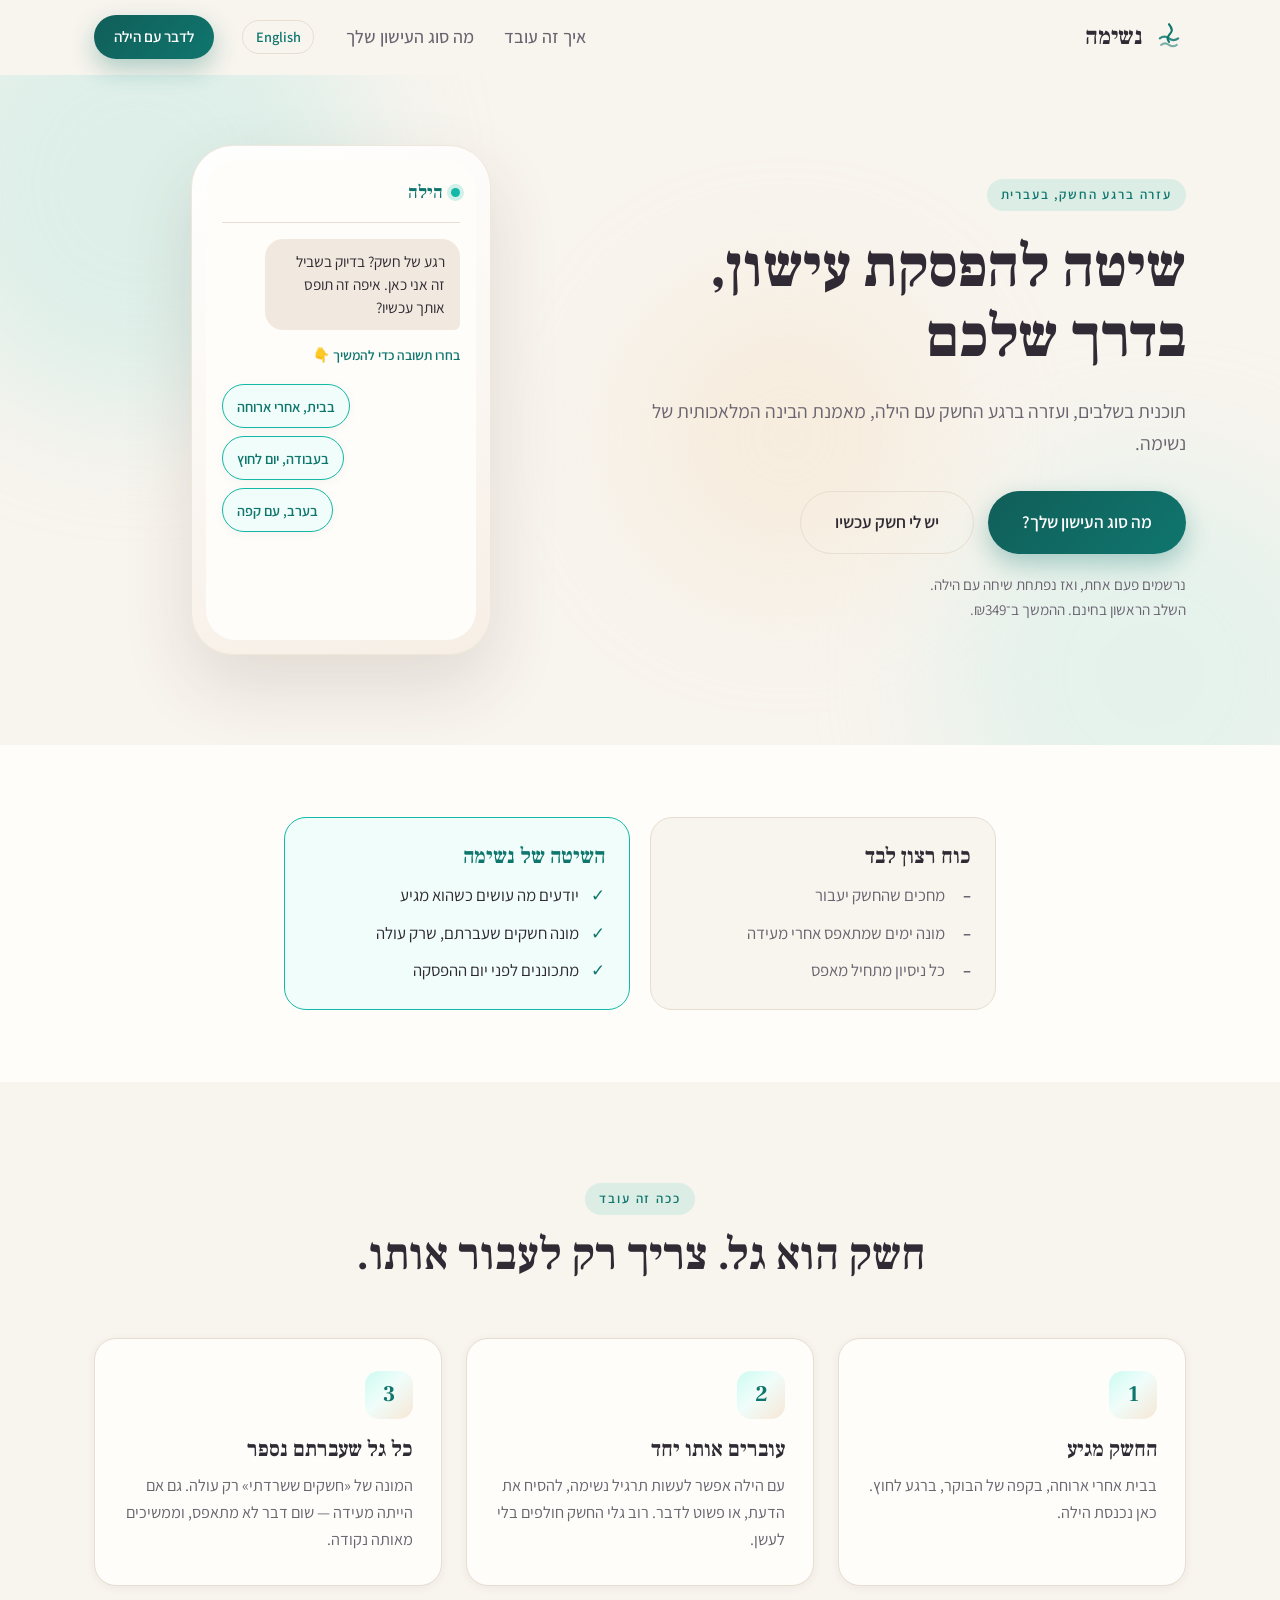
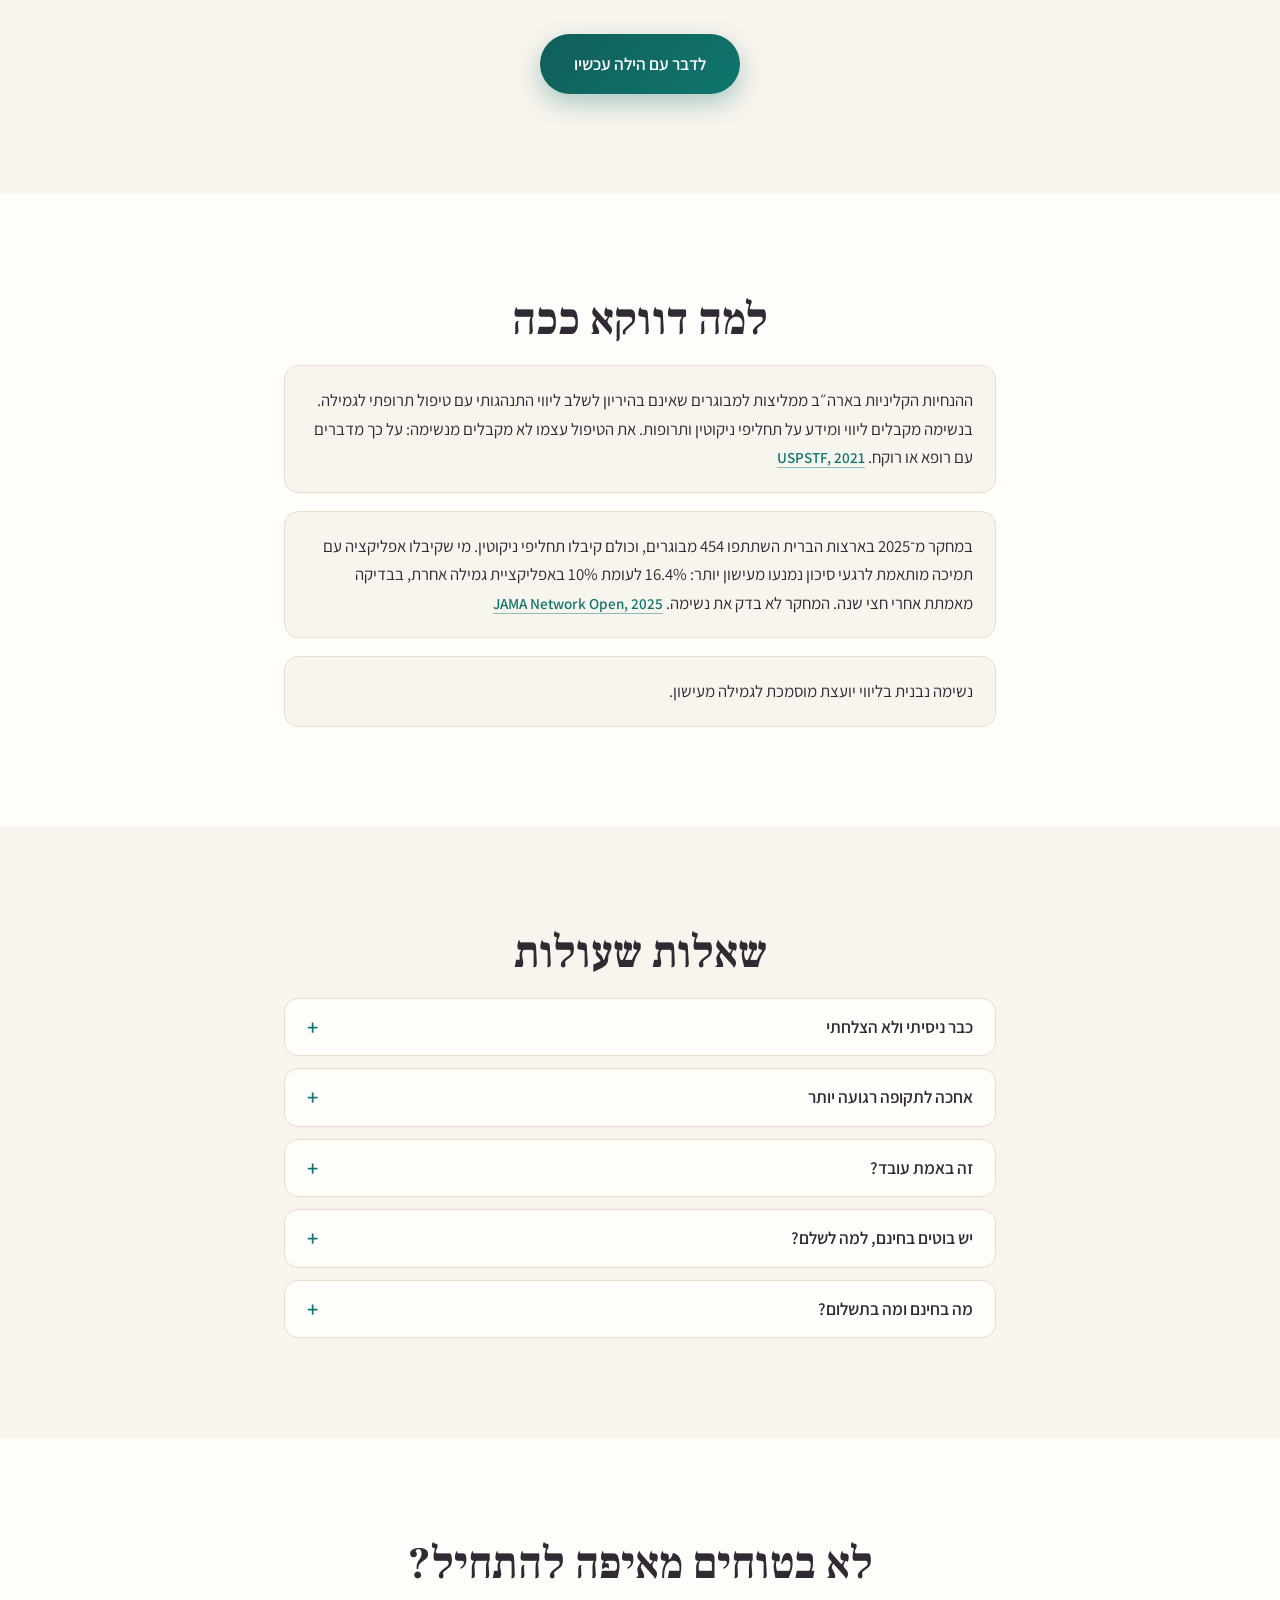
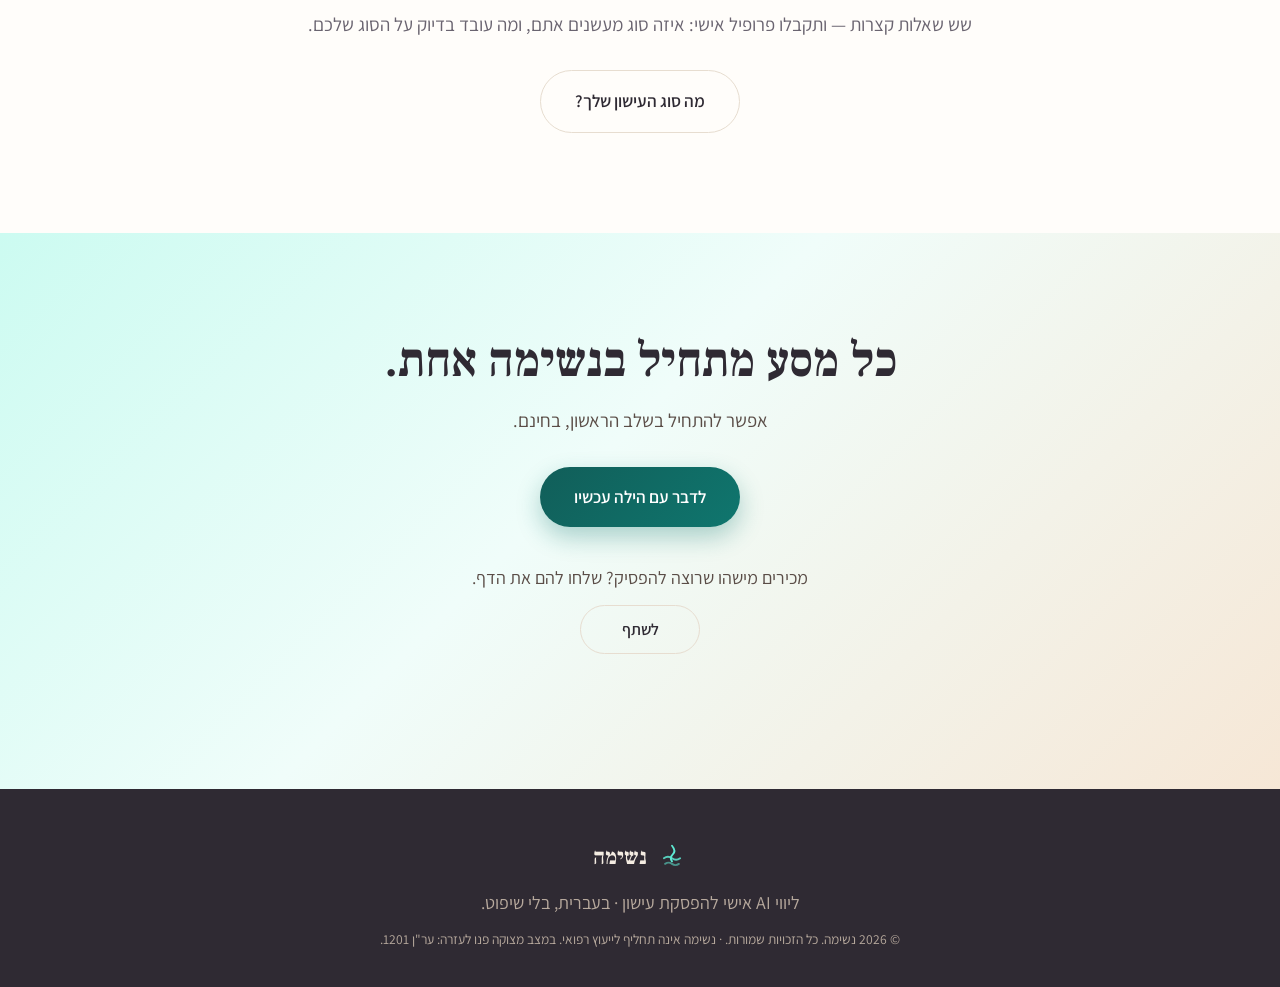
<file: index.html>
<!DOCTYPE html>
<html lang="he" dir="rtl">
<head>
  <meta charset="UTF-8" />
  <meta name="viewport" content="width=device-width, initial-scale=1.0" />
  <meta name="theme-color" content="#f6f1ea" />
  <title>נשימה — ליווי אישי למי שמפסיקים לעשן</title>
  <meta name="description" content="שיטה להפסקת עישון, בדרך שלכם. תוכנית בשלבים, ועזרה ברגע החשק עם הילה, מאמנת הבינה המלאכותית של נשימה." />

  <!-- Open Graph -->
  <meta property="og:type" content="website" />
  <meta property="og:title" content="נשימה — ליווי אישי למי שמפסיקים לעשן" />
  <meta property="og:description" content="תוכנית בשלבים, ועזרה ברגע החשק עם הילה, מאמנת הבינה המלאכותית של נשימה." />
  <meta property="og:locale" content="he_IL" />

  <link rel="icon" href="assets/favicon.svg" type="image/svg+xml" />
  <link rel="alternate" hreflang="en" href="https://www.neshimacare.co.il/en.html" />

  <!-- Fonts -->
  <link rel="preconnect" href="https://fonts.googleapis.com" />
  <link rel="preconnect" href="https://fonts.gstatic.com" crossorigin />
  <link href="https://fonts.googleapis.com/css2?family=Frank+Ruhl+Libre:wght@500;700;900&family=Assistant:wght@300;400;500;600;700&display=swap" rel="stylesheet" media="print" onload="this.media='all'" />
  <noscript><link href="https://fonts.googleapis.com/css2?family=Frank+Ruhl+Libre:wght@500;700;900&family=Assistant:wght@300;400;500;600;700&display=swap" rel="stylesheet" /></noscript>

  <link rel="stylesheet" href="styles.css" />
</head>
<body>

  <!-- ===== Header ===== -->
  <header class="site-header" id="siteHeader">
    <div class="container header-inner">
      <a href="#top" class="brand" aria-label="נשימה — דף הבית">
        <svg class="brand-mark" viewBox="0 0 48 48" aria-hidden="true">
          <use href="#logo-mark"></use>
        </svg>
        <span class="brand-name">נשימה</span>
      </a>

      <nav class="nav" aria-label="ניווט ראשי">
        <a href="#moment">איך זה עובד</a>
        <a href="/quiz.html">מה סוג העישון שלך</a>
        <!-- ABOUT: enable after Nadin's OK (OLY-54)
        <a href="#about">מי אנחנו</a>
        -->
      </nav>

      <a href="/en.html" class="lang-toggle" lang="en" hreflang="en">English</a>

      <a href="https://app.neshimacare.co.il" class="btn btn-primary btn-sm nav-cta js-chat">לדבר עם הילה</a>

      <button class="nav-toggle" id="navToggle" aria-label="פתיחת תפריט" aria-expanded="false">
        <span></span><span></span><span></span>
      </button>
    </div>
    <nav class="mobile-nav" id="mobileNav" aria-label="ניווט נייד">
      <a href="#moment">איך זה עובד</a>
      <a href="/quiz.html">מה סוג העישון שלך</a>
      <!-- ABOUT: enable after Nadin's OK (OLY-54)
      <a href="#about">מי אנחנו</a>
      -->
      <a href="/en.html" lang="en" hreflang="en">English</a>
      <a href="https://app.neshimacare.co.il" class="btn btn-primary js-chat">לדבר עם הילה</a>
    </nav>
  </header>

  <main id="top">

    <!-- ===== Hero ===== -->
    <section class="hero">
      <div class="container hero-inner">
        <div class="hero-copy reveal">
          <span class="eyebrow">עזרה ברגע החשק, בעברית</span>
          <h1>שיטה להפסקת עישון, בדרך שלכם</h1>
          <p class="hero-sub">
            תוכנית בשלבים, ועזרה ברגע החשק עם הילה, מאמנת הבינה המלאכותית של נשימה.
          </p>
          <div class="hero-cta">
            <a href="/quiz.html" class="btn btn-primary btn-lg">מה סוג העישון שלך?</a>
            <a href="https://app.neshimacare.co.il/?sos=1" class="btn btn-ghost btn-lg js-chat">יש לי חשק עכשיו</a>
          </div>
          <p class="hero-note">נרשמים פעם אחת, ואז נפתחת שיחה עם הילה.</p>
          <p class="hero-note">השלב הראשון בחינם. ההמשך ב־₪349.</p>
        </div>

        <div class="hero-art reveal">
          <div class="phone demo" id="sosDemo" role="group" aria-label="הדגמת שיחת SOS">
            <div class="phone-screen demo-screen">
              <div class="chat-head">
                <span class="chat-dot"></span> הילה
              </div>
              <div class="bubbles" id="demoBubbles" aria-live="polite">
                <!-- Static fallback when JS is off; script.js replaces it with the tap-through demo. -->
                <div class="bubble bot">רגע של חשק? בדיוק בשביל זה אני כאן. איפה זה תופס אותך עכשיו?</div>
                <div class="demo-chips"><span class="chip" aria-pressed="true">בבית, אחרי ארוחה</span></div>
                <div class="bubble bot">נושמים יחד: שאיפה איטית ל־4 שניות, עצירה קצרה, ונשיפה ארוכה ל־6. עוד פעמיים כאלה. רוב גלי החשק חולפים בלי לעשן — הם עולים, מגיעים לשיא, ויורדים.</div>
              </div>
              <div class="demo-end" id="demoEnd" hidden>
                <p>זו הייתה טעימה.</p>
                <div class="demo-end-cta">
                  <a href="https://app.neshimacare.co.il" class="btn btn-primary btn-sm js-chat">לדבר עם הילה</a>
                  <a href="/quiz.html" class="btn btn-ghost btn-sm">מה סוג העישון שלך?</a>
                </div>
              </div>
            </div>
          </div>
        </div>
      </div>
      <div class="hero-bg" aria-hidden="true">
        <span class="blob blob-1"></span>
        <span class="blob blob-2"></span>
        <span class="blob blob-3"></span>
      </div>
    </section>

    <!-- ===== Old way vs new way ===== -->
    <section class="section compare">
      <div class="container narrow">
        <div class="compare-grid reveal">
          <div class="compare-col old">
            <h2 class="compare-head">כוח רצון לבד</h2>
            <ul>
              <li>מחכים שהחשק יעבור</li>
              <li>מונה ימים שמתאפס אחרי מעידה</li>
              <li>כל ניסיון מתחיל מאפס</li>
            </ul>
          </div>
          <div class="compare-col new">
            <h2 class="compare-head">השיטה של נשימה</h2>
            <ul>
              <li>יודעים מה עושים כשהוא מגיע</li>
              <li>מונה חשקים שעברתם, שרק עולה</li>
              <li>מתכוננים לפני יום ההפסקה</li>
            </ul>
          </div>
        </div>
      </div>
    </section>

    <!-- ===== The moment ===== -->
    <section class="section moment" id="moment">
      <div class="container">
        <div class="section-head center">
          <span class="eyebrow reveal">ככה זה עובד</span>
          <h2 class="reveal">חשק הוא גל. צריך רק לעבור אותו.</h2>
        </div>

        <div class="steps">
          <article class="step reveal">
            <div class="step-num" aria-hidden="true">1</div>
            <h3>החשק מגיע</h3>
            <p>בבית אחרי ארוחה, בקפה של הבוקר, ברגע לחוץ. כאן נכנסת הילה.</p>
          </article>
          <article class="step reveal">
            <div class="step-num" aria-hidden="true">2</div>
            <h3>עוברים אותו יחד</h3>
            <p>עם הילה אפשר לעשות תרגיל נשימה, להסיח את הדעת, או פשוט לדבר. רוב גלי החשק חולפים בלי לעשן.</p>
          </article>
          <article class="step reveal">
            <div class="step-num" aria-hidden="true">3</div>
            <h3>כל גל שעברתם נספר</h3>
            <p>המונה של «חשקים ששרדתי» רק עולה. גם אם הייתה מעידה — שום דבר לא מתאפס, וממשיכים מאותה נקודה.</p>
          </article>
        </div>

        <div class="cta-center reveal">
          <a href="https://app.neshimacare.co.il" class="btn btn-primary btn-lg js-chat">לדבר עם הילה עכשיו</a>
        </div>
      </div>
    </section>

    <!-- ===== Why this method ===== -->
    <section class="section why" id="why">
      <div class="container narrow">
        <h2 class="center reveal">למה דווקא ככה</h2>
        <ul class="why-list">
          <li class="reveal">ההנחיות הקליניות בארה״ב ממליצות למבוגרים שאינם בהיריון לשלב ליווי התנהגותי עם טיפול תרופתי לגמילה. בנשימה מקבלים ליווי ומידע על תחליפי ניקוטין ותרופות. את הטיפול עצמו לא מקבלים מנשימה: על כך מדברים עם רופא או רוקח. <a class="source-link" href="https://www.uspreventiveservicestaskforce.org/uspstf/recommendation/tobacco-use-in-adults-and-pregnant-women-counseling-and-interventions" target="_blank" rel="noopener" lang="en" dir="ltr">USPSTF, 2021</a></li>
          <li class="reveal">במחקר מ־2025 בארצות הברית השתתפו 454 מבוגרים, וכולם קיבלו תחליפי ניקוטין. מי שקיבלו אפליקציה עם תמיכה מותאמת לרגעי סיכון נמנעו מעישון יותר: 16.4% לעומת 10% באפליקציית גמילה אחרת, בבדיקה מאמתת אחרי חצי שנה. המחקר לא בדק את נשימה. <a class="source-link" href="https://jamanetwork.com/journals/jamanetworkopen/fullarticle/2837640" target="_blank" rel="noopener" lang="en" dir="ltr">JAMA Network Open, 2025</a></li>
          <li class="reveal">נשימה נבנית בליווי יועצת מוסמכת לגמילה מעישון.</li>
        </ul>
      </div>
    </section>

    <!-- ===== FAQ ===== -->
    <section class="section faq">
      <div class="container narrow">
        <h2 class="center reveal">שאלות שעולות</h2>
        <div class="faq-list reveal">
          <details>
            <summary>כבר ניסיתי ולא הצלחתי</summary>
            <p>ניסיון שלא החזיק הוא לא סוף הדרך. אפשר ללמוד ממנו מתי היה הכי קשה, ולהתכונן לרגע הזה.</p>
          </details>
          <details>
            <summary>אחכה לתקופה רגועה יותר</summary>
            <p>גם אחרי תקופה רגועה מגיעה תקופה עמוסה. כשלומדים לעבור חשק בתוך החיים כמו שהם, זה נשאר איתכם.</p>
          </details>
          <details>
            <summary>זה באמת עובד?</summary>
            <p>אין לנו הבטחה, וגם לא נתוני הצלחה של נשימה. השיטה נשענת על מחקר והנחיות קליניות, שמופיעים כאן למעלה עם קישורים.</p>
          </details>
          <details>
            <summary>יש בוטים בחינם, למה לשלם?</summary>
            <p>בוט עונה על שאלות. בנשימה יש תוכנית בשלבים, תרגילים לרגע החשק ומונה של חשקים שעברתם. את השלב הראשון אפשר לנסות בחינם.</p>
          </details>
          <details>
            <summary>מה בחינם ומה בתשלום?</summary>
            <p>השלב הראשון בחינם. בסופו מחליטים אם להמשיך ב־₪349.</p>
          </details>
        </div>
      </div>
    </section>

    <!-- ===== Quiz bridge ===== -->
    <section class="section quiz-bridge">
      <div class="container narrow center">
        <h2 class="reveal">לא בטוחים מאיפה להתחיל?</h2>
        <p class="lead reveal">שש שאלות קצרות — ותקבלו פרופיל אישי: איזה סוג מעשנים אתם, ומה עובד בדיוק על הסוג שלכם.</p>
        <div class="cta-center reveal">
          <a href="/quiz.html" class="btn btn-ghost btn-lg">מה סוג העישון שלך?</a>
        </div>
      </div>
    </section>

    <!-- ABOUT: enable after Nadin's OK (OLY-54)
    <section class="section about" id="about">
      <div class="container narrow center">
        <h2 class="reveal">שתי אחיות. טכנולוגיה וקליניקה.</h2>
        <p class="lead reveal">איבדנו את אבא שלנו לסרטן ריאות. הוא עישן כל חייו.</p>
        <p class="lead reveal">אז בנינו את מה שלא היה לו. אולה בונה את הטכנולוגיה: ארכיטקטית AI. נדין מכירה את הגמילה מבפנים: יותר מ-15 שנה בטיפול בהתמכרויות, ויועצת לגמילה מעישון.</p>
        <p class="lead about-emph reveal">נשימה היא מה שהיינו רוצות שיהיה לאבא שלנו.</p>
        <div class="cta-center reveal">
          <a href="https://app.neshimacare.co.il" class="btn btn-primary btn-lg js-chat">לפתוח את נשימה</a>
        </div>
      </div>
    </section>
    -->

    <!-- ===== Closing CTA ===== -->
    <section class="section closing">
      <div class="container narrow center reveal">
        <h2>כל מסע מתחיל בנשימה אחת.</h2>
        <p class="lead">אפשר להתחיל בשלב הראשון, בחינם.</p>
        <div class="cta-center">
          <a href="https://app.neshimacare.co.il" class="btn btn-primary btn-lg js-chat">לדבר עם הילה עכשיו</a>
        </div>
        <div class="share-row">
          <p>מכירים מישהו שרוצה להפסיק? שלחו להם את הדף.</p>
          <button type="button" class="btn btn-ghost js-share">לשתף</button>
          <p class="share-status" role="status"></p>
        </div>
      </div>
    </section>
  </main>

  <!-- ===== Footer ===== -->
  <footer class="site-footer">
    <div class="container footer-inner">
      <div class="footer-brand">
        <svg class="brand-mark" viewBox="0 0 48 48" aria-hidden="true"><use href="#logo-mark"></use></svg>
        <span class="brand-name">נשימה</span>
      </div>
      <p class="footer-tag">ליווי AI אישי להפסקת עישון · בעברית, בלי שיפוט.</p>
      <p class="footer-fine">© 2026 נשימה. כל הזכויות שמורות. · נשימה אינה תחליף לייעוץ רפואי. במצב מצוקה פנו לעזרה: ער"ן 1201.</p>
    </div>
  </footer>

  <!-- ===== Inline SVG defs (logo) ===== -->
  <svg width="0" height="0" style="position:absolute" aria-hidden="true">
    <defs>
      <symbol id="logo-mark" viewBox="0 0 48 48">
        <path d="M24 6c5 6 5 10 1.5 13.5C22 23 21 27 24 31"
              fill="none" stroke="currentColor" stroke-width="3" stroke-linecap="round"/>
        <path d="M11 26c4-3 9-3 13 0 4 3 9 3 13 0"
              fill="none" stroke="currentColor" stroke-width="3" stroke-linecap="round" opacity="0.85"/>
        <path d="M13 35c3.5-2.5 7.5-2.5 11 0 3.5 2.5 7.5 2.5 11 0"
              fill="none" stroke="currentColor" stroke-width="3" stroke-linecap="round" opacity="0.55"/>
      </symbol>
    </defs>
  </svg>

  <script src="script.js"></script>
</body>
</html>
</file>
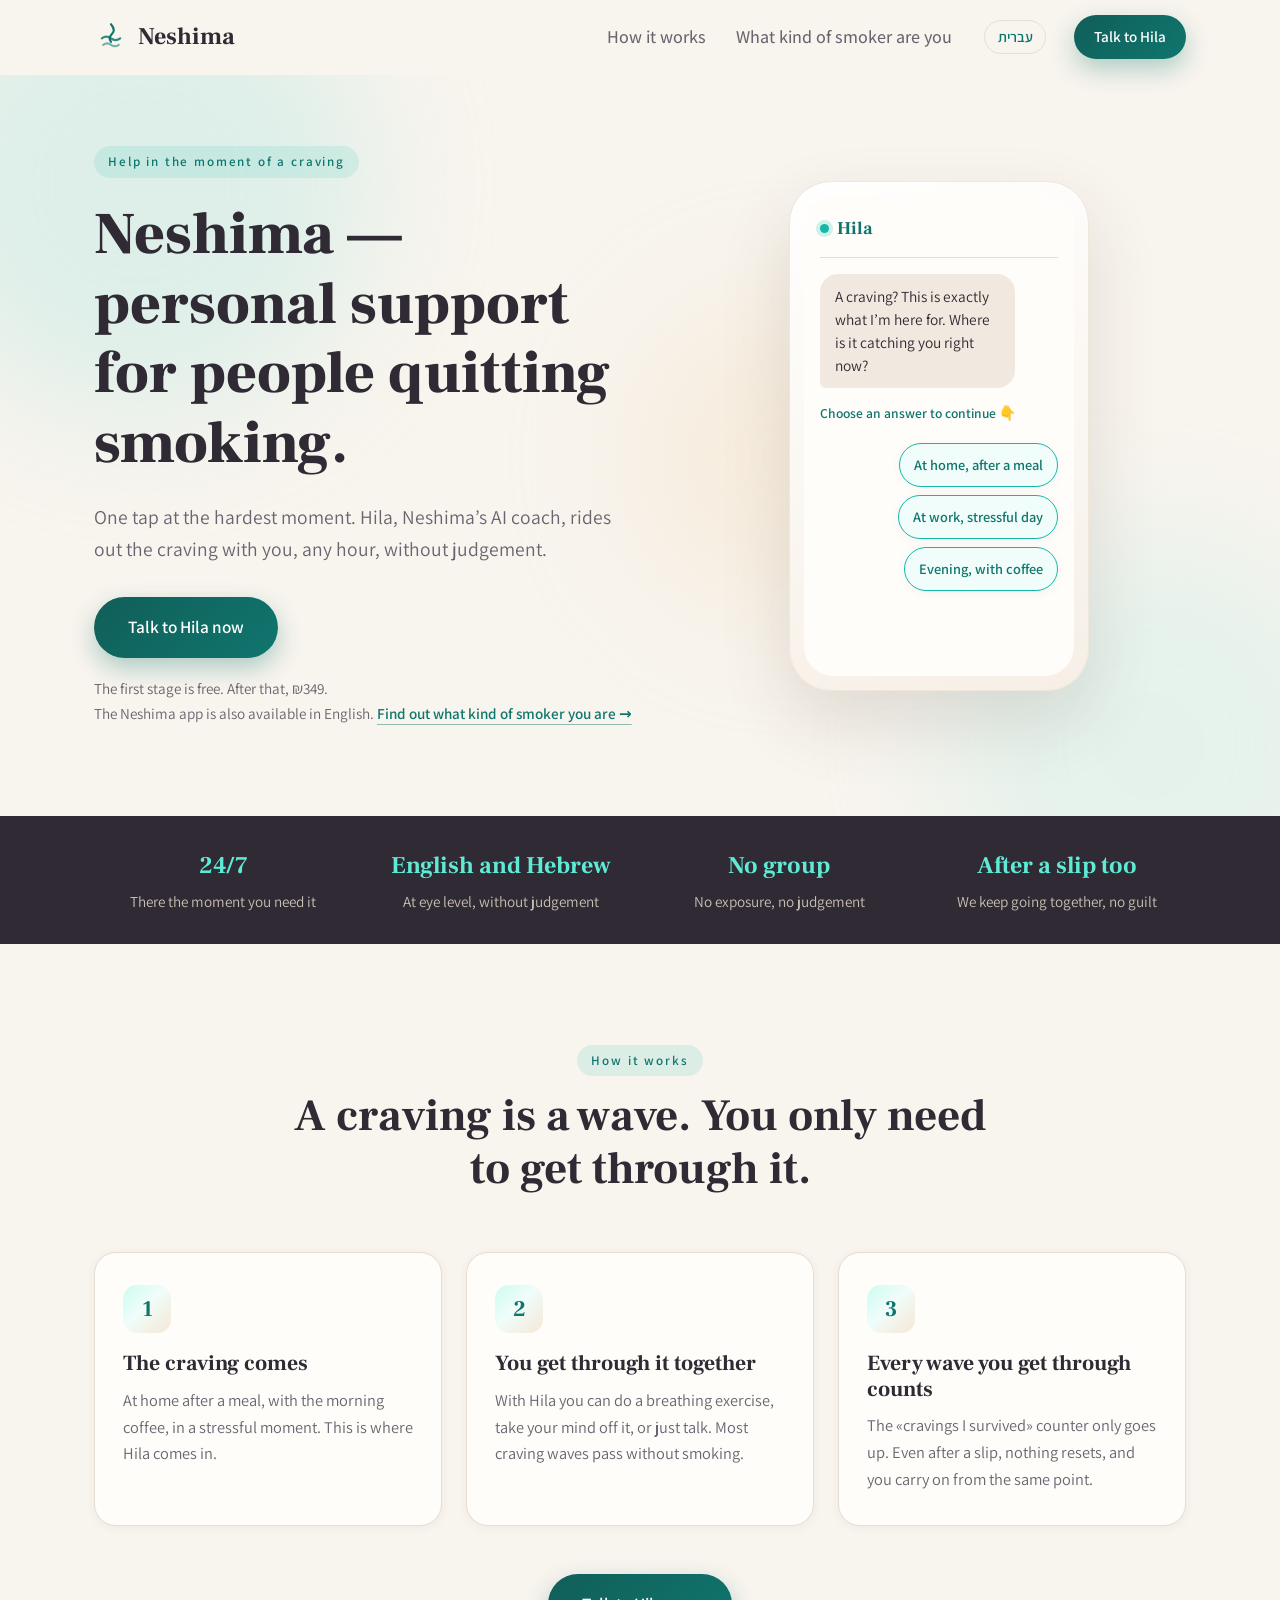
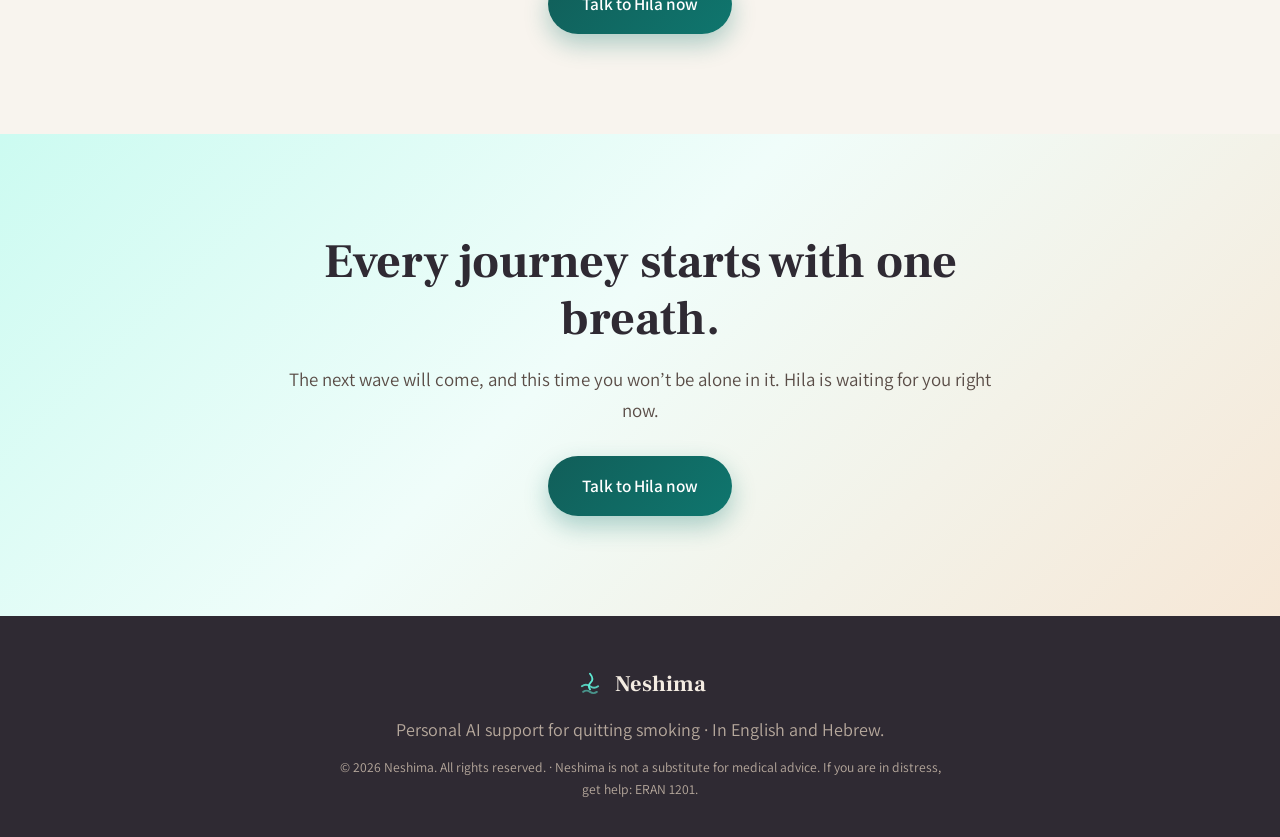
<file: en.html>
<!DOCTYPE html>
<html lang="en" dir="ltr">
<head>
  <meta charset="UTF-8" />
  <meta name="viewport" content="width=device-width, initial-scale=1.0" />
  <meta name="theme-color" content="#f6f1ea" />
  <title>Neshima — personal support for quitting smoking</title>
  <meta name="description" content="Personal support for people quitting smoking. One tap at the hardest moment, and Hila, Neshima’s AI coach, rides out the craving with you, any hour, without judgement. In English and Hebrew." />

  <!-- Open Graph -->
  <meta property="og:type" content="website" />
  <meta property="og:title" content="Neshima — personal support for quitting smoking" />
  <meta property="og:description" content="One tap at the hardest moment. Hila, Neshima’s AI coach, rides out the craving with you, any hour, without judgement." />
  <meta property="og:locale" content="en_US" />

  <link rel="icon" href="assets/favicon.svg" type="image/svg+xml" />
  <link rel="alternate" hreflang="he" href="https://www.neshimacare.co.il/" />

  <!-- Fonts -->
  <link rel="preconnect" href="https://fonts.googleapis.com" />
  <link rel="preconnect" href="https://fonts.gstatic.com" crossorigin />
  <link href="https://fonts.googleapis.com/css2?family=Frank+Ruhl+Libre:wght@500;700;900&family=Assistant:wght@300;400;500;600;700&display=swap" rel="stylesheet" media="print" onload="this.media='all'" />
  <noscript><link href="https://fonts.googleapis.com/css2?family=Frank+Ruhl+Libre:wght@500;700;900&family=Assistant:wght@300;400;500;600;700&display=swap" rel="stylesheet" /></noscript>

  <link rel="stylesheet" href="styles.css" />
</head>
<body>

  <!-- ===== Header ===== -->
  <header class="site-header" id="siteHeader">
    <div class="container header-inner">
      <a href="#top" class="brand" aria-label="Neshima — home">
        <svg class="brand-mark" viewBox="0 0 48 48" aria-hidden="true">
          <use href="#logo-mark"></use>
        </svg>
        <span class="brand-name">Neshima</span>
      </a>

      <nav class="nav" aria-label="Main navigation">
        <a href="#moment">How it works</a>
        <a href="/quiz-en.html">What kind of smoker are you</a>
      </nav>

      <a href="/" class="lang-toggle" lang="he" hreflang="he">עברית</a>

      <a href="https://app.neshimacare.co.il/?lang=en" class="btn btn-primary btn-sm nav-cta js-chat">Talk to Hila</a>

      <button class="nav-toggle" id="navToggle" aria-label="Open menu" aria-expanded="false">
        <span></span><span></span><span></span>
      </button>
    </div>
    <nav class="mobile-nav" id="mobileNav" aria-label="Mobile navigation">
      <a href="#moment">How it works</a>
      <a href="/quiz-en.html">What kind of smoker are you</a>
      <a href="/" lang="he" hreflang="he">עברית</a>
      <a href="https://app.neshimacare.co.il/?lang=en" class="btn btn-primary js-chat">Talk to Hila</a>
    </nav>
  </header>

  <main id="top">

    <!-- ===== Hero ===== -->
    <section class="hero">
      <div class="container hero-inner">
        <div class="hero-copy reveal">
          <span class="eyebrow">Help in the moment of a craving</span>
          <h1>Neshima — personal support for people quitting smoking.</h1>
          <p class="hero-sub">
            One tap at the hardest moment. Hila, Neshima’s AI coach, rides out the craving with you, any hour, without judgement.
          </p>
          <div class="hero-cta">
            <a href="https://app.neshimacare.co.il/?lang=en" class="btn btn-primary btn-lg js-chat">Talk to Hila now</a>
          </div>
          <p class="hero-note">The first stage is free. After that, ₪349.</p>
          <p class="hero-note">The Neshima app is also available in English. <a href="/quiz-en.html">Find out what kind of smoker you are →</a></p>
        </div>

        <div class="hero-art reveal">
          <div class="phone demo" id="sosDemo" role="group" aria-label="SOS conversation demo">
            <div class="phone-screen demo-screen">
              <div class="chat-head">
                <span class="chat-dot"></span> Hila
              </div>
              <div class="bubbles" id="demoBubbles" aria-live="polite">
                <!-- Static fallback when JS is off; script.js replaces it with the tap-through demo. -->
                <div class="bubble bot">A craving? This is exactly what I’m here for. Where is it catching you right now?</div>
                <div class="demo-chips"><span class="chip" aria-pressed="true">At home, after a meal</span></div>
                <div class="bubble bot">Let’s breathe together: a slow 4-second inhale, a short pause, and a long 6-second exhale. Two more like that. Most craving waves pass without smoking: they rise, peak, and fall.</div>
              </div>
              <div class="demo-end" id="demoEnd" hidden>
                <p>That was a taste.</p>
                <div class="demo-end-cta">
                  <a href="https://app.neshimacare.co.il/?lang=en" class="btn btn-primary btn-sm js-chat">Talk to Hila</a>
                </div>
              </div>
            </div>
          </div>
        </div>
      </div>
      <div class="hero-bg" aria-hidden="true">
        <span class="blob blob-1"></span>
        <span class="blob blob-2"></span>
        <span class="blob blob-3"></span>
      </div>
    </section>

    <!-- ===== Trust strip ===== -->
    <section class="strip reveal">
      <div class="container strip-inner">
        <div class="strip-item"><strong>24/7</strong><span>There the moment you need it</span></div>
        <div class="strip-item"><strong>English and Hebrew</strong><span>At eye level, without judgement</span></div>
        <div class="strip-item"><strong>No group</strong><span>No exposure, no judgement</span></div>
        <div class="strip-item"><strong>After a slip too</strong><span>We keep going together, no guilt</span></div>
      </div>
    </section>

    <!-- ===== The moment ===== -->
    <section class="section moment" id="moment">
      <div class="container">
        <div class="section-head center">
          <span class="eyebrow reveal">How it works</span>
          <h2 class="reveal">A craving is a wave. You only need to get through it.</h2>
        </div>

        <div class="steps">
          <article class="step reveal">
            <div class="step-num" aria-hidden="true">1</div>
            <h3>The craving comes</h3>
            <p>At home after a meal, with the morning coffee, in a stressful moment. This is where Hila comes in.</p>
          </article>
          <article class="step reveal">
            <div class="step-num" aria-hidden="true">2</div>
            <h3>You get through it together</h3>
            <p>With Hila you can do a breathing exercise, take your mind off it, or just talk. Most craving waves pass without smoking.</p>
          </article>
          <article class="step reveal">
            <div class="step-num" aria-hidden="true">3</div>
            <h3>Every wave you get through counts</h3>
            <p>The «cravings I survived» counter only goes up. Even after a slip, nothing resets, and you carry on from the same point.</p>
          </article>
        </div>

        <div class="cta-center reveal">
          <a href="https://app.neshimacare.co.il/?lang=en" class="btn btn-primary btn-lg js-chat">Talk to Hila now</a>
        </div>
      </div>
    </section>

    <!-- ===== Closing CTA ===== -->
    <section class="section closing">
      <div class="container narrow center reveal">
        <h2>Every journey starts with one breath.</h2>
        <p class="lead">The next wave will come, and this time you won’t be alone in it. Hila is waiting for you right now.</p>
        <div class="cta-center">
          <a href="https://app.neshimacare.co.il/?lang=en" class="btn btn-primary btn-lg js-chat">Talk to Hila now</a>
        </div>
      </div>
    </section>
  </main>

  <!-- ===== Footer ===== -->
  <footer class="site-footer">
    <div class="container footer-inner">
      <div class="footer-brand">
        <svg class="brand-mark" viewBox="0 0 48 48" aria-hidden="true"><use href="#logo-mark"></use></svg>
        <span class="brand-name">Neshima</span>
      </div>
      <p class="footer-tag">Personal AI support for quitting smoking · In English and Hebrew.</p>
      <p class="footer-fine">© 2026 Neshima. All rights reserved. · Neshima is not a substitute for medical advice. If you are in distress, get help: ERAN 1201.</p>
    </div>
  </footer>

  <!-- ===== Inline SVG defs (logo) ===== -->
  <svg width="0" height="0" style="position:absolute" aria-hidden="true">
    <defs>
      <symbol id="logo-mark" viewBox="0 0 48 48">
        <path d="M24 6c5 6 5 10 1.5 13.5C22 23 21 27 24 31"
              fill="none" stroke="currentColor" stroke-width="3" stroke-linecap="round"/>
        <path d="M11 26c4-3 9-3 13 0 4 3 9 3 13 0"
              fill="none" stroke="currentColor" stroke-width="3" stroke-linecap="round" opacity="0.85"/>
        <path d="M13 35c3.5-2.5 7.5-2.5 11 0 3.5 2.5 7.5 2.5 11 0"
              fill="none" stroke="currentColor" stroke-width="3" stroke-linecap="round" opacity="0.55"/>
      </symbol>
    </defs>
  </svg>

  <script src="script.js"></script>
</body>
</html>
</file>
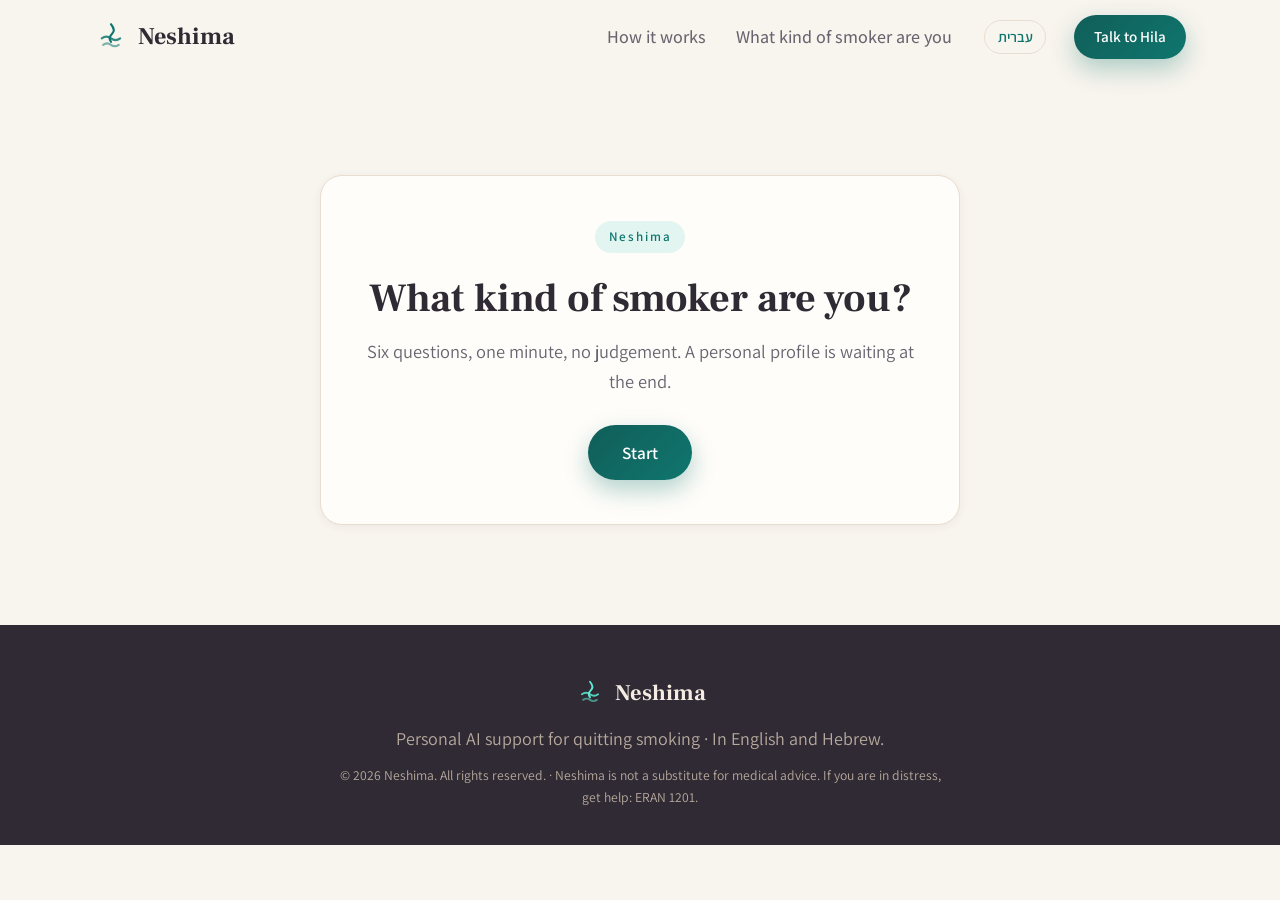
<file: quiz-en.html>
<!DOCTYPE html>
<html lang="en" dir="ltr">
<head>
  <meta charset="UTF-8" />
  <meta name="viewport" content="width=device-width, initial-scale=1.0" />
  <meta name="theme-color" content="#f6f1ea" />
  <title>What kind of smoker are you? — Neshima</title>
  <meta name="description" content="Six questions, one minute, no judgement. Find out what kind of smoker you are and get a personal profile from Neshima." />

  <!-- Open Graph -->
  <meta property="og:type" content="website" />
  <meta property="og:title" content="What kind of smoker are you? — Neshima" />
  <meta property="og:description" content="Six questions, one minute, no judgement. A personal profile is waiting at the end." />
  <meta property="og:locale" content="en_US" />

  <link rel="icon" href="assets/favicon.svg" type="image/svg+xml" />
  <link rel="alternate" hreflang="he" href="https://www.neshimacare.co.il/quiz.html" />

  <!-- Fonts -->
  <link rel="preconnect" href="https://fonts.googleapis.com" />
  <link rel="preconnect" href="https://fonts.gstatic.com" crossorigin />
  <link href="https://fonts.googleapis.com/css2?family=Frank+Ruhl+Libre:wght@500;700;900&family=Assistant:wght@300;400;500;600;700&display=swap" rel="stylesheet" media="print" onload="this.media='all'" />
  <noscript><link href="https://fonts.googleapis.com/css2?family=Frank+Ruhl+Libre:wght@500;700;900&family=Assistant:wght@300;400;500;600;700&display=swap" rel="stylesheet" /></noscript>

  <link rel="stylesheet" href="styles.css" />
</head>
<body>

  <!-- ===== Header (same shell as index.html) ===== -->
  <header class="site-header" id="siteHeader">
    <div class="container header-inner">
      <a href="/en.html" class="brand" aria-label="Neshima — home">
        <svg class="brand-mark" viewBox="0 0 48 48" aria-hidden="true">
          <use href="#logo-mark"></use>
        </svg>
        <span class="brand-name">Neshima</span>
      </a>

      <nav class="nav" aria-label="Main navigation">
        <a href="/en.html#moment">How it works</a>
        <a href="/quiz-en.html">What kind of smoker are you</a>
      </nav>

      <a href="/quiz.html" class="lang-toggle" lang="he" hreflang="he">עברית</a>

      <a href="https://app.neshimacare.co.il/?lang=en" class="btn btn-primary btn-sm nav-cta js-chat">Talk to Hila</a>

      <button class="nav-toggle" id="navToggle" aria-label="Open menu" aria-expanded="false">
        <span></span><span></span><span></span>
      </button>
    </div>
    <nav class="mobile-nav" id="mobileNav" aria-label="Mobile navigation">
      <a href="/en.html#moment">How it works</a>
      <a href="/quiz-en.html">What kind of smoker are you</a>
      <a href="/quiz.html" lang="he" hreflang="he">עברית</a>
      <a href="https://app.neshimacare.co.il/?lang=en" class="btn btn-primary js-chat">Talk to Hila</a>
    </nav>
  </header>

  <main id="top">
    <section class="section quiz-section">
      <div class="container">
        <div class="quiz-wrap">
          <div class="quiz-card" id="quizApp">
            <noscript>
              <p>The quiz needs JavaScript enabled in your browser.
                 You can also <a href="/en.html">go back to the home page</a> and talk to Hila directly.</p>
            </noscript>
          </div>
        </div>
      </div>
    </section>
  </main>

  <!-- ===== Footer (same shell as index.html) ===== -->
  <footer class="site-footer">
    <div class="container footer-inner">
      <div class="footer-brand">
        <svg class="brand-mark" viewBox="0 0 48 48" aria-hidden="true"><use href="#logo-mark"></use></svg>
        <span class="brand-name">Neshima</span>
      </div>
      <p class="footer-tag">Personal AI support for quitting smoking · In English and Hebrew.</p>
      <p class="footer-fine">© 2026 Neshima. All rights reserved. · Neshima is not a substitute for medical advice. If you are in distress, get help: ERAN 1201.</p>
    </div>
  </footer>

  <!-- ===== Inline SVG defs (logo) ===== -->
  <svg width="0" height="0" style="position:absolute" aria-hidden="true">
    <defs>
      <symbol id="logo-mark" viewBox="0 0 48 48">
        <path d="M24 6c5 6 5 10 1.5 13.5C22 23 21 27 24 31"
              fill="none" stroke="currentColor" stroke-width="3" stroke-linecap="round"/>
        <path d="M11 26c4-3 9-3 13 0 4 3 9 3 13 0"
              fill="none" stroke="currentColor" stroke-width="3" stroke-linecap="round" opacity="0.85"/>
        <path d="M13 35c3.5-2.5 7.5-2.5 11 0 3.5 2.5 7.5 2.5 11 0"
              fill="none" stroke="currentColor" stroke-width="3" stroke-linecap="round" opacity="0.55"/>
      </symbol>
    </defs>
  </svg>

  <script src="quiz.js"></script>
</body>
</html>
</file>
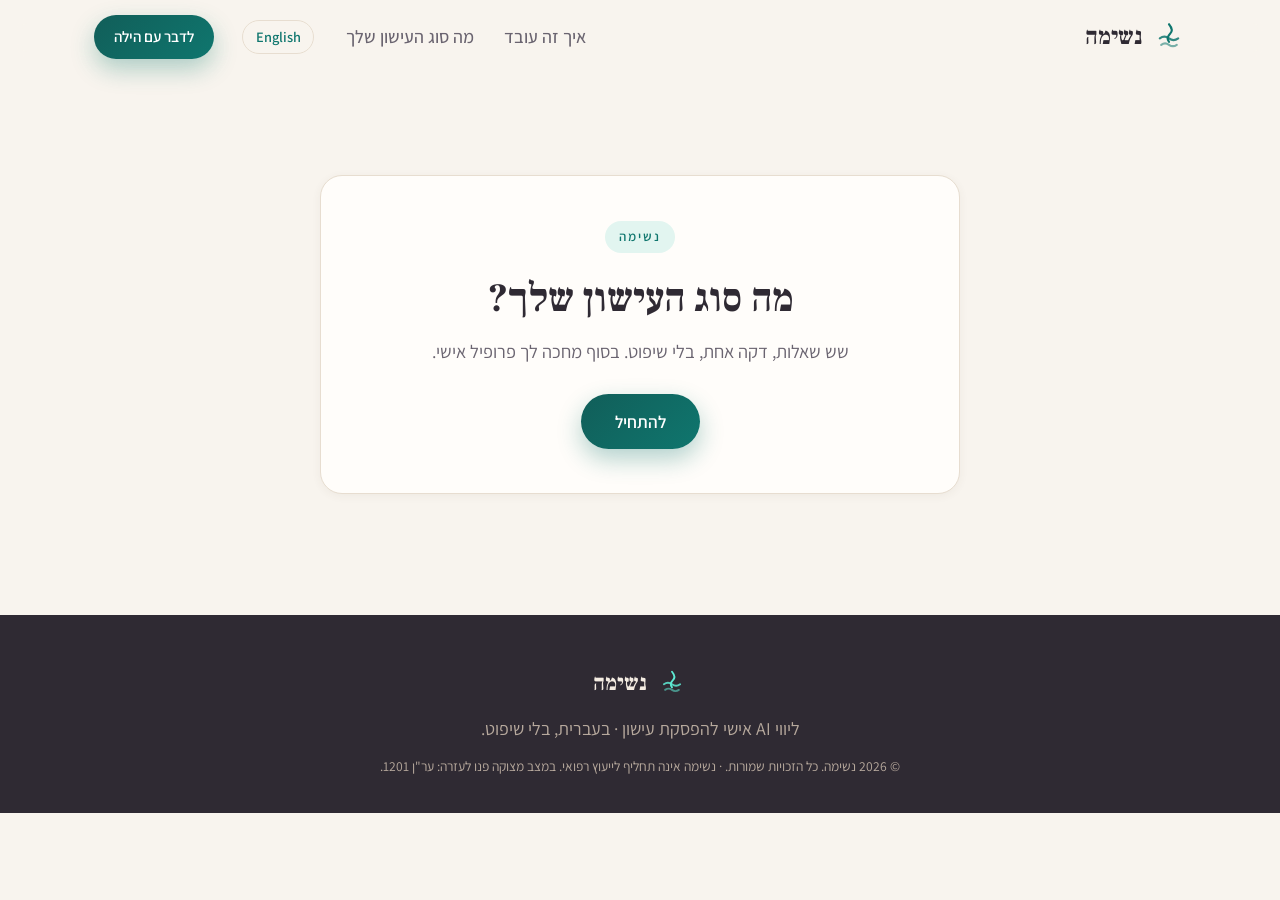
<file: quiz.html>
<!DOCTYPE html>
<html lang="he" dir="rtl">
<head>
  <meta charset="UTF-8" />
  <meta name="viewport" content="width=device-width, initial-scale=1.0" />
  <meta name="theme-color" content="#f6f1ea" />
  <title>מה סוג העישון שלך? — נשימה</title>
  <meta name="description" content="שש שאלות, דקה אחת, בלי שיפוט — גלו מה סוג העישון שלכם וקבלו פרופיל אישי מנשימה." />

  <!-- Open Graph -->
  <meta property="og:type" content="website" />
  <meta property="og:title" content="מה סוג העישון שלך? — נשימה" />
  <meta property="og:description" content="שש שאלות, דקה אחת, בלי שיפוט. בסוף מחכה לך פרופיל אישי." />
  <meta property="og:locale" content="he_IL" />

  <link rel="icon" href="assets/favicon.svg" type="image/svg+xml" />
  <link rel="alternate" hreflang="en" href="https://www.neshimacare.co.il/quiz-en.html" />

  <!-- Fonts -->
  <link rel="preconnect" href="https://fonts.googleapis.com" />
  <link rel="preconnect" href="https://fonts.gstatic.com" crossorigin />
  <link href="https://fonts.googleapis.com/css2?family=Frank+Ruhl+Libre:wght@500;700;900&family=Assistant:wght@300;400;500;600;700&display=swap" rel="stylesheet" media="print" onload="this.media='all'" />
  <noscript><link href="https://fonts.googleapis.com/css2?family=Frank+Ruhl+Libre:wght@500;700;900&family=Assistant:wght@300;400;500;600;700&display=swap" rel="stylesheet" /></noscript>

  <link rel="stylesheet" href="styles.css" />
</head>
<body>

  <!-- ===== Header (same shell as index.html) ===== -->
  <header class="site-header" id="siteHeader">
    <div class="container header-inner">
      <a href="/" class="brand" aria-label="נשימה — דף הבית">
        <svg class="brand-mark" viewBox="0 0 48 48" aria-hidden="true">
          <use href="#logo-mark"></use>
        </svg>
        <span class="brand-name">נשימה</span>
      </a>

      <nav class="nav" aria-label="ניווט ראשי">
        <a href="/#moment">איך זה עובד</a>
        <a href="/quiz.html">מה סוג העישון שלך</a>
        <!-- ABOUT: enable after Nadin's OK (OLY-54)
        <a href="/#about">מי אנחנו</a>
        -->
      </nav>

      <a href="/quiz-en.html" class="lang-toggle" lang="en" hreflang="en">English</a>

      <a href="https://app.neshimacare.co.il" class="btn btn-primary btn-sm nav-cta js-chat">לדבר עם הילה</a>

      <button class="nav-toggle" id="navToggle" aria-label="פתיחת תפריט" aria-expanded="false">
        <span></span><span></span><span></span>
      </button>
    </div>
    <nav class="mobile-nav" id="mobileNav" aria-label="ניווט נייד">
      <a href="/#moment">איך זה עובד</a>
      <a href="/quiz.html">מה סוג העישון שלך</a>
      <!-- ABOUT: enable after Nadin's OK (OLY-54)
      <a href="/#about">מי אנחנו</a>
      -->
      <a href="/quiz-en.html" lang="en" hreflang="en">English</a>
      <a href="https://app.neshimacare.co.il" class="btn btn-primary js-chat">לדבר עם הילה</a>
    </nav>
  </header>

  <main id="top">
    <section class="section quiz-section">
      <div class="container">
        <div class="quiz-wrap">
          <div class="quiz-card" id="quizApp">
            <noscript>
              <p>כדי לענות על השאלון צריך לאפשר JavaScript בדפדפן.
                 אפשר גם פשוט <a href="/">לחזור לדף הבית</a> ולדבר עם הילה ישירות.</p>
            </noscript>
          </div>
        </div>
      </div>
    </section>
  </main>

  <!-- ===== Footer (same shell as index.html) ===== -->
  <footer class="site-footer">
    <div class="container footer-inner">
      <div class="footer-brand">
        <svg class="brand-mark" viewBox="0 0 48 48" aria-hidden="true"><use href="#logo-mark"></use></svg>
        <span class="brand-name">נשימה</span>
      </div>
      <p class="footer-tag">ליווי AI אישי להפסקת עישון · בעברית, בלי שיפוט.</p>
      <p class="footer-fine">© 2026 נשימה. כל הזכויות שמורות. · נשימה אינה תחליף לייעוץ רפואי. במצב מצוקה פנו לעזרה: ער"ן 1201.</p>
    </div>
  </footer>

  <!-- ===== Inline SVG defs (logo) ===== -->
  <svg width="0" height="0" style="position:absolute" aria-hidden="true">
    <defs>
      <symbol id="logo-mark" viewBox="0 0 48 48">
        <path d="M24 6c5 6 5 10 1.5 13.5C22 23 21 27 24 31"
              fill="none" stroke="currentColor" stroke-width="3" stroke-linecap="round"/>
        <path d="M11 26c4-3 9-3 13 0 4 3 9 3 13 0"
              fill="none" stroke="currentColor" stroke-width="3" stroke-linecap="round" opacity="0.85"/>
        <path d="M13 35c3.5-2.5 7.5-2.5 11 0 3.5 2.5 7.5 2.5 11 0"
              fill="none" stroke="currentColor" stroke-width="3" stroke-linecap="round" opacity="0.55"/>
      </symbol>
    </defs>
  </svg>

  <script src="quiz.js"></script>
</body>
</html>
</file>
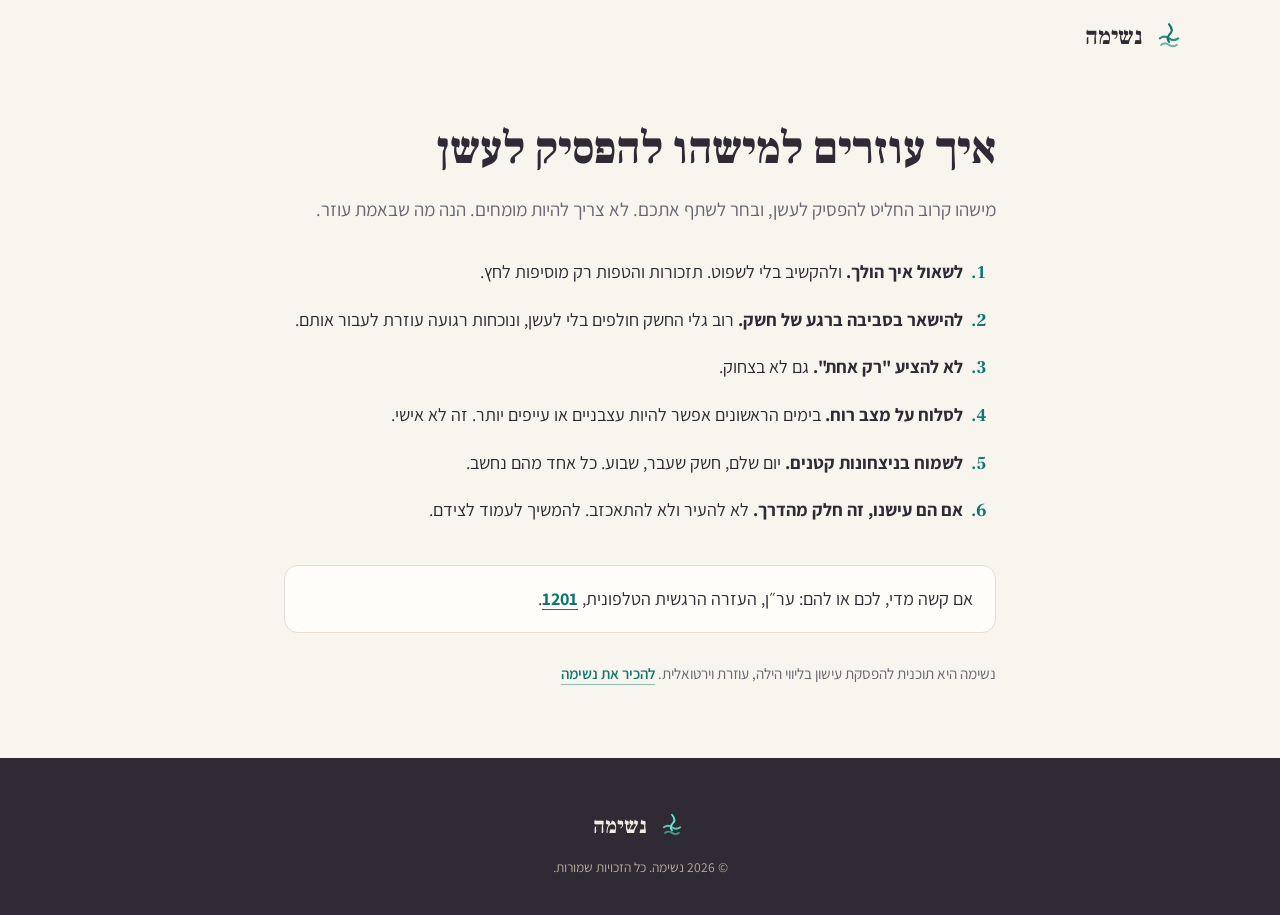
<file: support.html>
<!DOCTYPE html>
<html lang="he" dir="rtl">
<head>
  <meta charset="UTF-8" />
  <meta name="viewport" content="width=device-width, initial-scale=1.0" />
  <meta name="theme-color" content="#f6f1ea" />
  <title>איך עוזרים למישהו להפסיק לעשן | נשימה</title>
  <meta name="robots" content="index" />
  <meta name="description" content="מישהו קרוב החליט להפסיק לעשן, ובחר לשתף אתכם. לא צריך להיות מומחים. הנה מה שבאמת עוזר." />

  <meta property="og:type" content="article" />
  <meta property="og:title" content="איך עוזרים למישהו להפסיק לעשן" />
  <meta property="og:description" content="מישהו קרוב החליט להפסיק לעשן, ובחר לשתף אתכם. לא צריך להיות מומחים. הנה מה שבאמת עוזר." />
  <meta property="og:locale" content="he_IL" />

  <link rel="icon" href="assets/favicon.svg" type="image/svg+xml" />

  <link rel="preconnect" href="https://fonts.googleapis.com" />
  <link rel="preconnect" href="https://fonts.gstatic.com" crossorigin />
  <link href="https://fonts.googleapis.com/css2?family=Frank+Ruhl+Libre:wght@500;700;900&family=Assistant:wght@300;400;500;600;700&display=swap" rel="stylesheet" media="print" onload="this.media='all'" />
  <noscript><link href="https://fonts.googleapis.com/css2?family=Frank+Ruhl+Libre:wght@500;700;900&family=Assistant:wght@300;400;500;600;700&display=swap" rel="stylesheet" /></noscript>

  <link rel="stylesheet" href="styles.css" />
</head>
<body>

  <header class="site-header">
    <div class="container header-inner">
      <a href="/" class="brand" aria-label="נשימה — דף הבית">
        <svg class="brand-mark" viewBox="0 0 48 48" aria-hidden="true">
          <use href="#logo-mark"></use>
        </svg>
        <span class="brand-name">נשימה</span>
      </a>
    </div>
  </header>

  <main class="support">
    <div class="container narrow">
      <h1>איך עוזרים למישהו להפסיק לעשן</h1>
      <p class="lead">מישהו קרוב החליט להפסיק לעשן, ובחר לשתף אתכם. לא צריך להיות מומחים. הנה מה שבאמת עוזר.</p>

      <ol class="support-tips">
        <li><strong>לשאול איך הולך.</strong> ולהקשיב בלי לשפוט. תזכורות והטפות רק מוסיפות לחץ.</li>
        <li><strong>להישאר בסביבה ברגע של חשק.</strong> רוב גלי החשק חולפים בלי לעשן, ונוכחות רגועה עוזרת לעבור אותם.</li>
        <li><strong>לא להציע "רק אחת".</strong> גם לא בצחוק.</li>
        <li><strong>לסלוח על מצב רוח.</strong> בימים הראשונים אפשר להיות עצבניים או עייפים יותר. זה לא אישי.</li>
        <li><strong>לשמוח בניצחונות קטנים.</strong> יום שלם, חשק שעבר, שבוע. כל אחד מהם נחשב.</li>
        <li><strong>אם הם עישנו, זה חלק מהדרך.</strong> לא להעיר ולא להתאכזב. להמשיך לעמוד לצידם.</li>
      </ol>

      <aside class="support-crisis">
        <p>אם קשה מדי, לכם או להם: ער״ן, העזרה הרגשית הטלפונית, <a href="tel:1201" class="support-call">1201</a>.</p>
      </aside>

      <p class="support-about">נשימה היא תוכנית להפסקת עישון בליווי הילה, עוזרת וירטואלית. <a href="/">להכיר את נשימה</a></p>
    </div>
  </main>

  <footer class="site-footer">
    <div class="container footer-inner">
      <div class="footer-brand">
        <svg class="brand-mark" viewBox="0 0 48 48" aria-hidden="true"><use href="#logo-mark"></use></svg>
        <span class="brand-name">נשימה</span>
      </div>
      <p class="footer-fine">© 2026 נשימה. כל הזכויות שמורות.</p>
    </div>
  </footer>

  <svg width="0" height="0" style="position:absolute" aria-hidden="true">
    <defs>
      <symbol id="logo-mark" viewBox="0 0 48 48">
        <path d="M24 6c5 6 5 10 1.5 13.5C22 23 21 27 24 31"
              fill="none" stroke="currentColor" stroke-width="3" stroke-linecap="round"/>
        <path d="M11 26c4-3 9-3 13 0 4 3 9 3 13 0"
              fill="none" stroke="currentColor" stroke-width="3" stroke-linecap="round" opacity="0.85"/>
        <path d="M13 35c3.5-2.5 7.5-2.5 11 0 3.5 2.5 7.5 2.5 11 0"
              fill="none" stroke="currentColor" stroke-width="3" stroke-linecap="round" opacity="0.55"/>
      </symbol>
    </defs>
  </svg>
</body>
</html>
</file>
<file: styles.css>
/* =========================================================
   נשימה / Neshima — landing page styles
   Soft, calm aesthetic · warm paper + teal accents · Hebrew RTL
   ========================================================= */

:root {
  /* palette */
  --cream:      #f8f4ee;
  --cream-2:    #f1e9df;
  --ivory:      #fffdfa;
  --ink:        #2f2a33;        /* warm deep plum-grey text */
  --ink-soft:   #6a6470;
  --teal:        #14b8a6;      /* soft accent */
  --teal-deep:   #0f766e;      /* primary accent — AA (≥4.5:1) on cream/ivory and under white text */
  --teal-dark:   #115e59;      /* hover */
  --teal-tint:   #f0fdfa;
  --teal-soft:   #ccfbf1;
  --teal-bright: #5eead4;      /* on dark backgrounds */
  --line:        #e7ddd0;
  --error:       #b42318;

  --grad-warm:  linear-gradient(135deg, #ccfbf1 0%, #f0fdfa 45%, #f6e7d6 100%);

  --shadow-sm:  0 2px 10px rgba(83, 64, 50, 0.06);
  --shadow-md:  0 14px 40px rgba(83, 64, 50, 0.10);
  --shadow-lg:  0 30px 70px rgba(83, 64, 50, 0.14);

  --radius:     22px;
  --radius-sm:  14px;
  --maxw:       1140px;

  --serif: "Frank Ruhl Libre", Georgia, serif;
  --sans:  "Assistant", "Assistant Fallback Arial", "Assistant Fallback Noto", "Segoe UI", system-ui, sans-serif;
}

/* Assistant arrives after the first paint; these local faces are scaled to its widths so text wraps the same before and after the swap. Their Latin glyphs run wider than Assistant's, so they cover Hebrew only. */
@font-face { font-family: "Assistant Fallback Arial"; font-weight: 400; src: local("Arial Hebrew"), local("ArialHebrew");
  size-adjust: 93.8%; ascent-override: 108.7%; descent-override: 30.9%; line-gap-override: 0%;
  unicode-range: U+0307-0308, U+0590-05FF, U+200C-2010, U+20AA, U+25CC, U+FB1D-FB4F; }
@font-face { font-family: "Assistant Fallback Arial"; font-weight: 700; src: local("Arial Hebrew Bold"), local("ArialHebrew-Bold");
  size-adjust: 94.9%; ascent-override: 107.5%; descent-override: 30.6%; line-gap-override: 0%;
  unicode-range: U+0307-0308, U+0590-05FF, U+200C-2010, U+20AA, U+25CC, U+FB1D-FB4F; }
@font-face { font-family: "Assistant Fallback Noto"; font-weight: 400; src: local("Noto Sans Hebrew"), local("NotoSansHebrew-Regular");
  size-adjust: 87%; ascent-override: 117.2%; descent-override: 33.3%; line-gap-override: 0%;
  unicode-range: U+0307-0308, U+0590-05FF, U+200C-2010, U+20AA, U+25CC, U+FB1D-FB4F; }
@font-face { font-family: "Assistant Fallback Noto"; font-weight: 700; src: local("Noto Sans Hebrew Bold"), local("NotoSansHebrew-Bold");
  size-adjust: 87.5%; ascent-override: 116.6%; descent-override: 33.1%; line-gap-override: 0%;
  unicode-range: U+0307-0308, U+0590-05FF, U+200C-2010, U+20AA, U+25CC, U+FB1D-FB4F; }

* { box-sizing: border-box; margin: 0; padding: 0; }

html { scroll-behavior: smooth; -webkit-text-size-adjust: 100%; }

body {
  font-family: var(--sans);
  color: var(--ink);
  background: var(--cream);
  line-height: 1.65;
  font-size: 18px;
  font-weight: 400;
  overflow-x: hidden;
}

h1, h2, h3 { font-family: var(--serif); font-weight: 700; line-height: 1.18; color: var(--ink); }

a { color: inherit; text-decoration: none; }

.container { width: 100%; max-width: var(--maxw); margin-inline: auto; padding-inline: 24px; }
.narrow { max-width: 760px; }
.center { text-align: center; }
.cta-center { display: flex; gap: 14px; flex-wrap: wrap; justify-content: center; }

.hero-note a, .lead a, .install-strip a {
  color: var(--teal-deep); font-weight: 600;
  text-decoration: underline 1px rgba(15, 118, 110, .45);
  text-underline-offset: 5px;
  padding-block: 12px;
  transition: color .2s, text-decoration-color .2s;
}
.hero-note a:hover, .lead a:hover, .install-strip a:hover { color: var(--teal-dark); text-decoration-color: var(--teal-dark); }

.eyebrow {
  display: inline-block;
  font-weight: 600;
  font-size: 0.82rem;
  letter-spacing: 0.14em;
  color: var(--teal-deep);
  text-transform: none;
  margin-bottom: 14px;
  padding: 5px 14px;
  background: rgba(20, 184, 166, 0.12);
  border-radius: 999px;
}

.lead { font-size: 1.18rem; color: var(--ink-soft); }

.section { padding: 100px 0; }
.section-head { max-width: 720px; margin-inline: auto; margin-bottom: 56px; }
.section-head h2, .section h2 { font-size: clamp(1.9rem, 4vw, 2.8rem); margin-bottom: 18px; }

/* ---------- Buttons ---------- */
.btn {
  display: inline-flex; align-items: center; justify-content: center;
  gap: 8px;
  font-family: var(--sans);
  font-weight: 600;
  font-size: 1rem;
  border: none; cursor: pointer;
  border-radius: 999px;
  padding: 13px 26px;
  transition: transform .25s ease, box-shadow .25s ease, background .25s ease;
  white-space: nowrap;
}
.btn-lg { padding: 16px 34px; font-size: 1.08rem; }
.btn-sm { padding: 9px 20px; font-size: 0.95rem; }

.btn-primary {
  background: linear-gradient(135deg, var(--teal-dark), var(--teal-deep));
  color: #fff;
  box-shadow: 0 10px 24px rgba(15, 118, 110, 0.32);
}
.btn-primary:hover { transform: translateY(-2px); box-shadow: 0 16px 32px rgba(15, 118, 110, 0.42); }

.btn-primary[aria-busy="true"] {
  background: var(--teal-tint); color: var(--teal-deep);
  box-shadow: inset 0 0 0 1.5px var(--teal-deep);
  cursor: progress; transform: none;
}
.btn[aria-busy="true"]::after {
  content: ""; width: 1em; height: 1em; flex: none;
  border: 2px solid currentColor; border-inline-end-color: transparent; border-radius: 50%;
  animation: btn-busy-spin .8s linear infinite;
}
@keyframes btn-busy-spin { to { transform: rotate(360deg); } }

.btn-ghost { background: transparent; color: var(--ink); border: 1.5px solid var(--line); }
.btn-ghost:hover { border-color: var(--teal); color: var(--teal-deep); background: rgba(20,184,166,.07); }

/* ---------- Header ---------- */
.site-header {
  position: sticky; top: 0; z-index: 50;
  background: rgba(248, 244, 238, 0.82);
  backdrop-filter: saturate(140%) blur(14px);
  -webkit-backdrop-filter: saturate(140%) blur(14px);
  border-bottom: 1px solid transparent;
  transition: border-color .3s ease, box-shadow .3s ease, background .3s ease;
}
.site-header.scrolled { border-color: var(--line); box-shadow: var(--shadow-sm); }
.header-inner { display: flex; align-items: center; gap: 24px; height: 74px; }

.brand { display: flex; align-items: center; gap: 10px; min-height: 44px; font-family: var(--serif); }
.brand-mark { width: 34px; height: 34px; color: var(--teal-deep); }
.brand-name { font-size: 1.5rem; font-weight: 700; color: var(--ink); }

.nav { display: flex; gap: 30px; margin-inline-start: auto; }
.nav a { font-weight: 500; color: var(--ink-soft); position: relative; transition: color .2s; }
.nav a::after {
  content: ""; position: absolute; bottom: -6px; inset-inline-start: 0; width: 0; height: 2px;
  background: var(--teal-deep); border-radius: 2px; transition: width .25s ease;
}
.nav a:hover { color: var(--ink); }
.nav a:hover::after { width: 100%; }

.nav-cta { margin-inline-start: 4px; }
/* Language toggle: visible at every width, including next to the mobile menu button. */
.lang-toggle { position: relative; display: inline-flex; align-items: center; font-size: .9rem; font-weight: 600; color: var(--teal-deep); border-radius: 999px; padding: 0 13.5px; min-height: 44px; margin-inline-start: 8px; white-space: nowrap; }
.lang-toggle::before { content: ""; position: absolute; inset: 5px 0; border: 1.5px solid var(--line); border-radius: inherit; transition: border-color .2s; }
.lang-toggle:hover::before { border-color: var(--teal); }

.nav-toggle { display: none; flex-direction: column; justify-content: center; align-items: center; gap: 5px; background: none; border: none; cursor: pointer; padding: 8px; min-width: 44px; min-height: 44px; margin-inline-start: auto; }
.nav-toggle span { width: 24px; height: 2px; background: var(--ink); border-radius: 2px; transition: .3s; }
.nav-toggle[aria-expanded="true"] span:nth-child(1) { transform: translateY(7px) rotate(45deg); }
.nav-toggle[aria-expanded="true"] span:nth-child(2) { opacity: 0; }
.nav-toggle[aria-expanded="true"] span:nth-child(3) { transform: translateY(-7px) rotate(-45deg); }

.mobile-nav {
  display: none; flex-direction: column; gap: 4px;
  padding: 8px 24px 22px;
  background: rgba(248, 244, 238, 0.98);
  border-bottom: 1px solid var(--line);
}
.mobile-nav a { padding: 12px 4px; font-weight: 500; color: var(--ink); border-bottom: 1px solid var(--line); }
.mobile-nav a.btn { border: none; color: #fff; margin-top: 12px; justify-content: center; }
.mobile-nav.open { display: flex; }

/* ---------- Hero ---------- */
.hero { position: relative; padding: 70px 0 90px; overflow: hidden; }
.hero-bg { position: absolute; inset: 0; z-index: 0; pointer-events: none; }
.blob { position: absolute; border-radius: 50%; filter: blur(60px); opacity: .55; }
.blob-1 { width: 460px; height: 460px; background: #c9ebe5; top: -120px; left: -90px; animation: float1 18s ease-in-out infinite; }
.blob-2 { width: 420px; height: 420px; background: #d7f0ea; bottom: -140px; right: -80px; animation: float2 22s ease-in-out infinite; }
.blob-3 { width: 320px; height: 320px; background: #f5e3c8; top: 30%; right: 26%; opacity: .4; animation: float1 26s ease-in-out infinite; }

@keyframes float1 { 0%,100%{transform:translate(0,0)} 50%{transform:translate(20px,-26px)} }
@keyframes float2 { 0%,100%{transform:translate(0,0)} 50%{transform:translate(-24px,18px)} }

.hero-inner {
  position: relative; z-index: 1;
  display: grid; grid-template-columns: 1.05fr 0.95fr; align-items: center; gap: 50px;
}
.hero-copy h1 { font-size: clamp(2.3rem, 5.2vw, 3.7rem); font-weight: 900; margin: 8px 0 22px; }
.hero-sub { font-size: 1.22rem; color: var(--ink-soft); max-width: 540px; margin-bottom: 32px; }
.hero-cta { display: flex; gap: 14px; flex-wrap: wrap; margin-bottom: 18px; }
.hero-note { font-size: 0.95rem; color: var(--ink-soft); }

/* hero phone illustration */
.hero-art { display: flex; justify-content: center; }
.phone {
  width: 300px; padding: 14px;
  background: linear-gradient(160deg, #fff, #f7efe6);
  border-radius: 42px;
  box-shadow: var(--shadow-lg);
  border: 1px solid #f0e6d9;
  animation: bob 6s ease-in-out infinite;
}
@keyframes bob { 0%,100%{transform:translateY(0)} 50%{transform:translateY(-12px)} }
.phone-screen { background: var(--ivory); border-radius: 30px; padding: 18px 16px 22px; min-height: 440px; }
.chat-head { display: flex; align-items: center; gap: 8px; font-family: var(--serif); font-weight: 700; color: var(--teal-deep); padding-bottom: 14px; border-bottom: 1px solid var(--line); margin-bottom: 16px; }
.chat-dot { width: 9px; height: 9px; border-radius: 50%; background: var(--teal); box-shadow: 0 0 0 4px rgba(20,184,166,.2); }
.bubbles { display: flex; flex-direction: column; gap: 12px; }
.bubble { max-width: 82%; padding: 11px 15px; font-size: 0.96rem; line-height: 1.5; border-radius: 18px; opacity: 0; transform: translateY(8px); animation: pop .5s ease forwards; }
.bubble.bot { align-self: flex-start; background: var(--cream-2); color: var(--ink); border-end-start-radius: 6px; }
.bubble.me { align-self: flex-end; background: linear-gradient(135deg, var(--teal-soft), var(--teal-tint)); color: #134e4a; border-end-end-radius: 6px; }
.bubble:nth-child(1){animation-delay:.3s} .bubble:nth-child(2){animation-delay:1.1s} .bubble:nth-child(3){animation-delay:1.9s} .bubble:nth-child(4){animation-delay:2.8s}
@keyframes pop { to { opacity:1; transform: translateY(0); } }
.bubble.typing { display: flex; gap: 4px; padding: 14px 16px; }
.bubble.typing span { width: 7px; height: 7px; border-radius: 50%; background: #134e4a; opacity: .5; animation: blink 1.2s infinite; }
.bubble.typing span:nth-child(2){animation-delay:.2s} .bubble.typing span:nth-child(3){animation-delay:.4s}
@keyframes blink { 0%,60%,100%{opacity:.25; transform:translateY(0)} 30%{opacity:.9; transform:translateY(-3px)} }

/* SOS preview demo: the phone mock is interactive, so it must not float under taps. */
.phone.demo { animation: none; scroll-margin-top: 90px; }
.demo-screen { height: 480px; overflow-y: auto; scrollbar-width: thin; }
.demo-chips { display: flex; flex-wrap: wrap; gap: 8px; justify-content: flex-end; }
.demo-chips .chip { font-size: 0.9rem; padding: 8px 14px; min-height: 44px; }
.demo-chips .chip:disabled { cursor: default; }
.demo-chips .chip:disabled[aria-pressed="false"] { opacity: 0.45; }
.demo-chips.active .chip { background: var(--teal-tint); border-color: var(--teal); color: var(--teal-deep); font-weight: 600; cursor: pointer; box-shadow: var(--shadow-sm); animation: chipPulse 2.4s ease-in-out infinite; }
.demo-chips.active .chip:hover { background: var(--teal-soft); }
.demo-hint { margin: 2px 0 6px; font-size: 0.85rem; font-weight: 600; color: var(--teal-deep); text-align: start; }
@keyframes chipPulse { 0%,100% { box-shadow: 0 0 0 0 rgba(20,184,166,.35); } 50% { box-shadow: 0 0 0 6px rgba(20,184,166,0); } }
.demo-end { margin-top: 14px; padding: 14px; background: var(--cream-2); border-radius: 16px; font-size: 0.92rem; line-height: 1.55; }
.demo-end p { margin-bottom: 12px; }
.demo-end-cta { display: flex; flex-wrap: wrap; gap: 8px; }
.demo-end-cta .btn { flex: 1 1 auto; }

/* ---------- Trust strip ---------- */
.strip { background: var(--ink); color: #f4ece2; padding: 30px 0; }
.strip-inner { display: grid; grid-template-columns: repeat(4, 1fr); gap: 20px; text-align: center; }
.strip-item { display: flex; flex-direction: column; gap: 3px; }
.strip-item strong { font-family: var(--serif); font-size: 1.5rem; color: var(--teal-bright); }
.strip-item span { font-size: 0.95rem; color: #cabfb4; }

/* ---------- The moment (3 steps) ---------- */
.moment { background: var(--cream); }
.steps { display: grid; grid-template-columns: repeat(3, 1fr); gap: 24px; margin-bottom: 48px; }
.step {
  background: var(--ivory); border: 1px solid var(--line);
  border-radius: var(--radius); padding: 32px 28px;
  box-shadow: var(--shadow-sm);
  transition: transform .3s ease, box-shadow .3s ease, border-color .3s ease;
}
.step:hover { transform: translateY(-6px); box-shadow: var(--shadow-md); border-color: #e0d3c2; }
.step-num {
  font-family: var(--serif); font-weight: 700; font-size: 1.4rem; color: var(--teal-deep);
  width: 48px; height: 48px; display: flex; align-items: center; justify-content: center;
  background: var(--grad-warm); border-radius: 14px; margin-bottom: 18px;
}
.step h3 { font-size: 1.35rem; margin-bottom: 10px; }
.step p { color: var(--ink-soft); font-size: 1.02rem; }

.chip {
  font-family: var(--sans); font-size: 0.98rem; color: var(--ink);
  background: var(--cream); border: 1.5px solid var(--line); border-radius: 999px;
  padding: 9px 16px; cursor: pointer;
  transition: border-color .2s, background .2s, color .2s, box-shadow .2s;
}
.chip:hover { border-color: var(--teal); color: var(--teal-deep); }
.chip:focus-visible { outline: none; border-color: var(--teal); box-shadow: 0 0 0 4px rgba(20,184,166,.15); }
.chip[aria-pressed="true"] { background: var(--teal-deep); border-color: var(--teal-deep); color: #fff; font-weight: 600; }

/* ---------- Tinted one-line strip (install hint) ---------- */
.install-strip { background: var(--teal-tint); border-block: 1px solid var(--line); padding: 34px 0; }
.install-strip-inner { display: flex; align-items: center; justify-content: center; gap: 18px; flex-wrap: wrap; text-align: center; }
.install-strip p { color: var(--ink); font-size: 1.05rem; }
.install-strip a { white-space: nowrap; }

/* ---------- Old way vs new way ---------- */
.compare { background: var(--ivory); padding-block: 72px; }
.compare-grid { display: grid; grid-template-columns: repeat(2, minmax(0, 1fr)); gap: 20px; }
.compare-col { border-radius: var(--radius); padding: 26px 24px; border: 1px solid var(--line); }
.compare-col.old { background: var(--cream); }
.compare-col.new { background: var(--teal-tint); border-color: var(--teal); }
.compare .compare-head { font-size: 1.35rem; margin-bottom: 14px; }
.compare-col.new .compare-head { color: var(--teal-deep); }
.compare-col ul { list-style: none; display: flex; flex-direction: column; gap: 12px; }
.compare-col li { font-size: 1.05rem; line-height: 1.5; padding-inline-start: 26px; position: relative; }
.compare-col li::before { position: absolute; inset-inline-start: 0; font-weight: 700; }
.compare-col.old li { color: var(--ink-soft); }
.compare-col.old li::before { content: "–"; color: var(--ink-soft); }
.compare-col.new li { color: var(--ink); }
.compare-col.new li::before { content: "✓"; color: var(--teal-deep); }

/* ---------- Why this method ---------- */
.why { background: var(--ivory); }
.why-list { list-style: none; display: flex; flex-direction: column; gap: 18px; }
.why-list li {
  background: var(--cream); border: 1px solid var(--line); border-radius: var(--radius-sm);
  padding: 20px 22px; font-size: 1.05rem; line-height: 1.7;
}
.source-link {
  display: inline-block; color: var(--teal-deep); font-weight: 600; font-size: 0.95rem;
  text-decoration: underline 1px rgba(15, 118, 110, .45); text-underline-offset: 4px;
  padding: 12px 8px; margin: -12px -8px;
}
.source-link:hover { color: var(--teal-dark); }

/* ---------- FAQ ---------- */
.faq { background: var(--cream); }
.faq-list { display: flex; flex-direction: column; gap: 12px; }
.faq-list details { background: var(--ivory); border: 1px solid var(--line); border-radius: var(--radius-sm); }
.faq-list summary {
  cursor: pointer; list-style: none; min-height: 56px; padding: 14px 22px;
  display: flex; align-items: center; justify-content: space-between; gap: 12px;
  font-weight: 600; font-size: 1.08rem; color: var(--ink);
}
.faq-list summary::-webkit-details-marker { display: none; }
.faq-list summary::after { content: "+"; font-size: 1.4rem; line-height: 1; color: var(--teal-deep); flex: none; }
.faq-list details[open] summary::after { content: "−"; }
.faq-list summary:focus-visible { outline: 2px solid var(--teal-deep); outline-offset: 2px; border-radius: var(--radius-sm); }
.faq-list details p { padding: 0 22px 18px; color: var(--ink-soft); font-size: 1.02rem; }

/* ---------- Share row ---------- */
.share-row { margin-top: 36px; display: flex; flex-direction: column; align-items: center; gap: 12px; }
.share-row p { color: #5a4d47; }
.share-row .btn { min-height: 48px; min-width: 120px; }
.share-status { font-size: 0.95rem; font-weight: 600; color: var(--teal-deep); min-height: 1.5em; }

/* ---------- Quiz bridge ---------- */
.quiz-bridge { background: var(--ivory); }
.quiz-bridge .lead { margin-bottom: 30px; }

/* ---------- About (שתי אחיות; markup ships commented out until Nadin's OK) ---------- */
.about { background: var(--ivory); }
.about .lead { margin-bottom: 18px; }
.about-emph { font-weight: 600; color: var(--ink); margin-bottom: 30px; }

/* ---------- Closing ---------- */
.closing { background: var(--grad-warm); }
.closing h2 { font-size: clamp(2rem, 4.5vw, 3rem); margin-bottom: 16px; }
.closing .lead { color: #5a4d47; margin-bottom: 30px; }

/* ---------- Supporter page (support.html) ---------- */
.support { padding: 48px 0 72px; }
.support h1 { font-size: clamp(2rem, 6vw, 2.8rem); font-weight: 900; margin-bottom: 18px; }
.support .lead { margin-bottom: 32px; }
.support-tips { padding-inline-start: 1.6em; display: flex; flex-direction: column; gap: 18px; margin-bottom: 40px; }
.support-tips li { padding-inline-start: 4px; }
.support-tips li::marker { font-family: var(--serif); font-weight: 700; color: var(--teal-deep); }
.support-tips strong { color: var(--ink); }
.support-crisis { background: var(--ivory); border: 1px solid var(--line); border-radius: var(--radius-sm); padding: 18px 22px; margin-bottom: 28px; }
.support-call { display: inline-block; font-weight: 700; color: var(--teal-deep); text-decoration: underline 1px; text-underline-offset: 4px; padding: 10px 8px; margin: -10px -8px; }
.support-about { font-size: 0.95rem; color: var(--ink-soft); }
.support-about a { color: var(--teal-deep); font-weight: 600; text-decoration: underline 1px rgba(15, 118, 110, .45); text-underline-offset: 5px; padding-block: 12px; }

/* ---------- Footer ---------- */
.site-footer { background: var(--ink); color: #d8cdc2; padding: 50px 0 36px; }
.footer-inner { text-align: center; display: flex; flex-direction: column; align-items: center; gap: 12px; }
.footer-brand { display: flex; align-items: center; gap: 10px; }
.footer-brand .brand-mark { color: var(--teal-bright); width: 30px; height: 30px; }
.footer-brand .brand-name { font-family: var(--serif); font-size: 1.4rem; color: #f4ece2; }
.footer-tag { color: #b7a99d; }
.footer-fine { font-size: 0.85rem; color: #b7a99d; max-width: 620px; line-height: 1.6; }

/* ---------- Reveal animation ---------- */
.reveal-armed .reveal { opacity: 0; transform: translateY(26px); transition: opacity .7s ease, transform .7s cubic-bezier(.2,.7,.3,1); }
.reveal-armed .reveal.in { opacity: 1; transform: none; }

@media (prefers-reduced-motion: reduce) {
  .reveal-armed .reveal { opacity: 1; transform: none; transition: none; }
  .blob, .phone, .bubble, .bubble.typing span, .demo-chips.active .chip { animation: none; }
  .btn[aria-busy="true"]::after { animation: none; border-style: dotted; }
  .bubble { opacity: 1; transform: none; }
  html { scroll-behavior: auto; }
}

/* =========================================================
   Responsive
   ========================================================= */
@media (max-width: 940px) {
  .hero-inner { grid-template-columns: minmax(0, 1fr); gap: 36px; }
  /* The demo stays below the hero copy: read the promise first, then try it. */
  .phone { width: 300px; }
  .steps { grid-template-columns: 1fr; }
}

@media (max-width: 600px) {
  .compare-grid { grid-template-columns: minmax(0, 1fr); }
}

@media (max-width: 760px) {
  .nav, .nav-cta { display: none; }
  .nav-toggle { display: flex; margin-inline-start: 8px; }
  .lang-toggle { margin-inline-start: auto; }
  body { font-size: 17px; }
  .section { padding: 72px 0; }
  .hero { padding: 40px 0 60px; }
  .hero-copy { text-align: center; }
  .hero-copy h1 { font-size: clamp(2rem, 8vw, 2.7rem); }
  .hero-sub { margin-inline: auto; }
  .hero-cta { justify-content: center; }
  .strip-inner { grid-template-columns: repeat(2, 1fr); gap: 24px 12px; }
}

@media (max-width: 420px) {
  .container { padding-inline: 18px; }
  .btn-lg { padding: 14px 24px; font-size: 1rem; }
  .hero-cta .btn { width: 100%; }
}

@media (max-width: 319px) {
  .header-inner { gap: 8px; }
  .brand { gap: 6px; }
  .brand-name { font-size: 1.25rem; }
  .lang-toggle { padding-inline: 9.5px; }
  .nav-toggle { margin-inline-start: 0; }
}

/* =========================================================
   Quiz (quiz.html)
   ========================================================= */
.quiz-section { background: var(--cream); min-height: 60vh; }
.quiz-wrap { max-width: 640px; margin-inline: auto; }
.quiz-card {
  background: var(--ivory); border: 1px solid var(--line); border-radius: var(--radius);
  padding: 44px 38px; box-shadow: var(--shadow-sm);
}
.quiz-title { font-size: clamp(1.8rem, 4.5vw, 2.5rem); margin: 8px 0 14px; }
.quiz-sub { font-size: 1.15rem; color: var(--ink-soft); margin-bottom: 28px; }

.quiz-progress { display: flex; gap: 8px; justify-content: center; margin-bottom: 26px; }
.quiz-dot { width: 10px; height: 10px; border-radius: 50%; background: var(--line); transition: background .2s; }
.quiz-dot.active { background: var(--teal-deep); }
.quiz-dot.done { background: var(--teal); }

.quiz-question { font-size: clamp(1.4rem, 3.5vw, 1.8rem); margin-bottom: 6px; }
.quiz-question:focus, .quiz-title:focus { outline: none; }
.quiz-options { display: flex; flex-direction: column; gap: 12px; margin-top: 22px; }
.quiz-option {
  text-align: start; padding: 15px 18px; font-size: 1.05rem; font-family: inherit;
  color: var(--ink); background: var(--cream); border: 1.5px solid var(--line);
  border-radius: var(--radius-sm); cursor: pointer; touch-action: manipulation;
  transition: border-color .2s, background .2s, transform .15s;
}
.quiz-option:hover, .quiz-option:focus-visible {
  border-color: var(--teal); background: var(--teal-tint); transform: translateY(-1px);
}
.quiz-option:focus-visible { outline: 2px solid var(--teal-deep); outline-offset: 2px; }
.quiz-option.selected { border-color: var(--teal-deep); background: var(--teal-tint); font-weight: 600; }

.quiz-back {
  display: inline-flex; align-items: center; min-height: 44px; min-width: 44px;
  padding: 10px 12px; margin-top: 14px; margin-inline-start: -12px;
  background: none; border: none; border-radius: var(--radius-sm); cursor: pointer;
  font-family: inherit; font-size: 0.95rem; color: var(--ink-soft);
  text-decoration: underline; text-underline-offset: 3px; touch-action: manipulation;
}
.quiz-back:hover { color: var(--teal-deep); }
.quiz-back:focus-visible { outline: 2px solid var(--teal-deep); outline-offset: 2px; }

.quiz-body { font-size: 1.1rem; line-height: 1.75; color: #4f4955; margin-bottom: 18px; }
.quiz-line { font-size: 1.05rem; line-height: 1.7; color: var(--ink); margin-bottom: 10px; }

/* Profile card (PRO-33) — the shareable unit: compact enough to fit one
   viewport in a 390px-wide phone screenshot, so sizes stay tighter than the
   rest of the quiz. */
.quiz-profile-card {
  background: var(--cream); border: 1.5px solid var(--teal); border-radius: var(--radius);
  padding: 20px 18px; text-align: start; margin-bottom: 18px;
}
.quiz-profile-brand {
  display: flex; align-items: center; gap: 6px; margin-bottom: 10px;
  font-weight: 700; color: var(--teal-deep); font-size: 0.9rem;
}
.quiz-profile-brand .brand-mark { width: 20px; height: 20px; }
.quiz-profile-card .eyebrow { margin-bottom: 2px; }
.quiz-profile-title { font-size: clamp(1.5rem, 4vw, 1.9rem); margin: 2px 0 8px; }
.quiz-chip {
  display: inline-block; padding: 3px 12px; border-radius: 999px; margin-bottom: 8px;
  background: var(--teal-tint); color: var(--teal-deep); font-weight: 600; font-size: 0.92rem;
}
.quiz-mix { font-size: 0.9rem; color: var(--ink-soft); margin-bottom: 10px; }
.quiz-essence { font-size: 1rem; line-height: 1.55; color: var(--ink); margin-bottom: 6px; }
.quiz-tech-header, .quiz-bridge-header { font-size: 1.05rem; margin: 14px 0 8px; color: var(--teal-deep); }
.quiz-tech-list { list-style: none; padding: 0; margin: 0 0 4px; }
.quiz-tech { font-size: 0.95rem; line-height: 1.55; color: var(--ink); margin-bottom: 7px; }
.quiz-tech strong { color: var(--teal-deep); }
.quiz-tech-sublabel { font-size: 0.95rem; font-weight: 600; color: var(--ink); margin: 8px 0 6px; }
.quiz-bridge-body { font-size: 0.95rem; line-height: 1.55; color: var(--ink); margin: 0; }
.quiz-share { font-size: 0.95rem; color: var(--ink-soft); margin-bottom: 16px; }

.quiz-email { margin-top: 30px; padding-top: 26px; border-top: 1px solid var(--line); }
.quiz-email h3 { font-size: 1.3rem; margin-bottom: 14px; }
.quiz-email-row { display: flex; gap: 12px; flex-wrap: wrap; }
.quiz-email-input {
  flex: 1 1 220px; padding: 13px 16px; font-family: inherit; font-size: 1rem;
  color: var(--ink); background: var(--cream); border: 1.5px solid var(--line);
  border-radius: var(--radius-sm);
}
.quiz-email-label { display: block; font-weight: 600; color: var(--ink); margin-bottom: 8px; }
.quiz-email-input::placeholder { color: var(--ink-soft); }
.quiz-email-input[aria-invalid="true"],
.quiz-email-input[aria-invalid="true"]:focus { border-color: var(--error); }
.form-status { font-size: 0.95rem; }
.form-status:not(:empty) { margin-top: 8px; }
.form-status.error { color: var(--error); font-weight: 600; }
[dir="rtl"] .quiz-email-input::placeholder { text-align: right; }
.quiz-email-input:focus {
  outline: none; border-color: var(--teal); background: var(--ivory);
  box-shadow: 0 0 0 4px rgba(20,184,166,.15);
}
.quiz-micro { font-size: 0.88rem; color: var(--ink-soft); margin-top: 10px; }
.quiz-email-success { font-size: 1.1rem; color: var(--teal-deep); font-weight: 600; padding: 8px 0; }
.quiz-divider { border: none; border-top: 1px solid var(--line); margin: 28px 0; }

.quiz-start { display: flex; flex-direction: column; align-items: center; gap: 8px; margin: 26px 0; text-align: center; }
.quiz-start .btn { white-space: normal; max-width: 100%; }
.quiz-start-note { font-size: 0.95rem; color: var(--ink-soft); }
.quiz-sales { margin-top: 8px; }
.quiz-sales .compare-grid { grid-template-columns: minmax(0, 1fr); gap: 14px; }
.quiz-sales .compare-col { padding: 20px 18px; }
.quiz-sales-head { font-size: 1.3rem; margin: 28px 0 14px; }
.quiz-sales .why-list li { padding: 16px 18px; font-size: 1rem; }
.quiz-sales .faq-list summary { padding-inline: 18px; font-size: 1.02rem; }
.quiz-sales .faq-list details p { padding-inline: 18px; }
.quiz-result .share-row { margin-top: 30px; padding-top: 26px; border-top: 1px solid var(--line); text-align: center; }
.quiz-result .share-row p { color: var(--ink-soft); }

.visually-hidden {
  position: absolute; width: 1px; height: 1px; margin: -1px; padding: 0;
  overflow: hidden; clip: rect(0 0 0 0); white-space: nowrap; border: 0;
}

@media (max-width: 760px) {
  .quiz-card { padding: 32px 20px; }
  .quiz-email-row .btn { width: 100%; }
}
</file>
